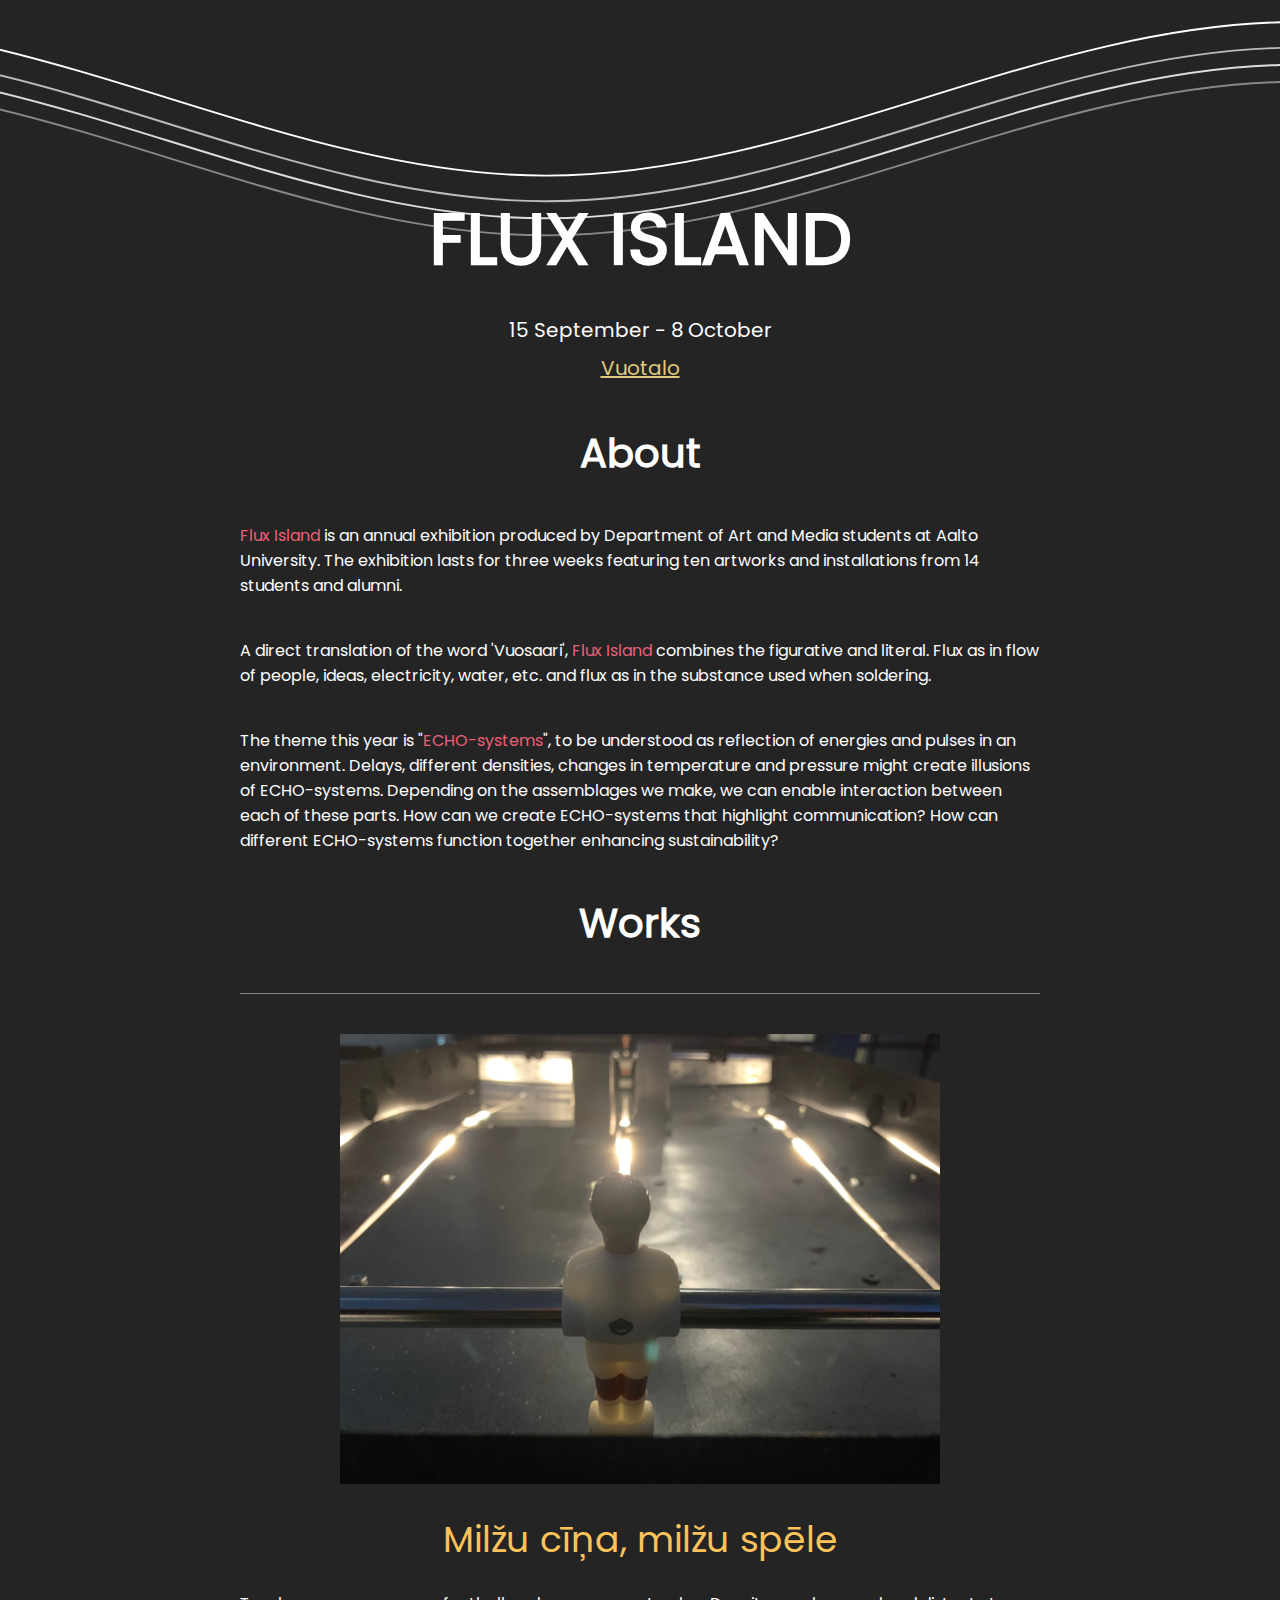
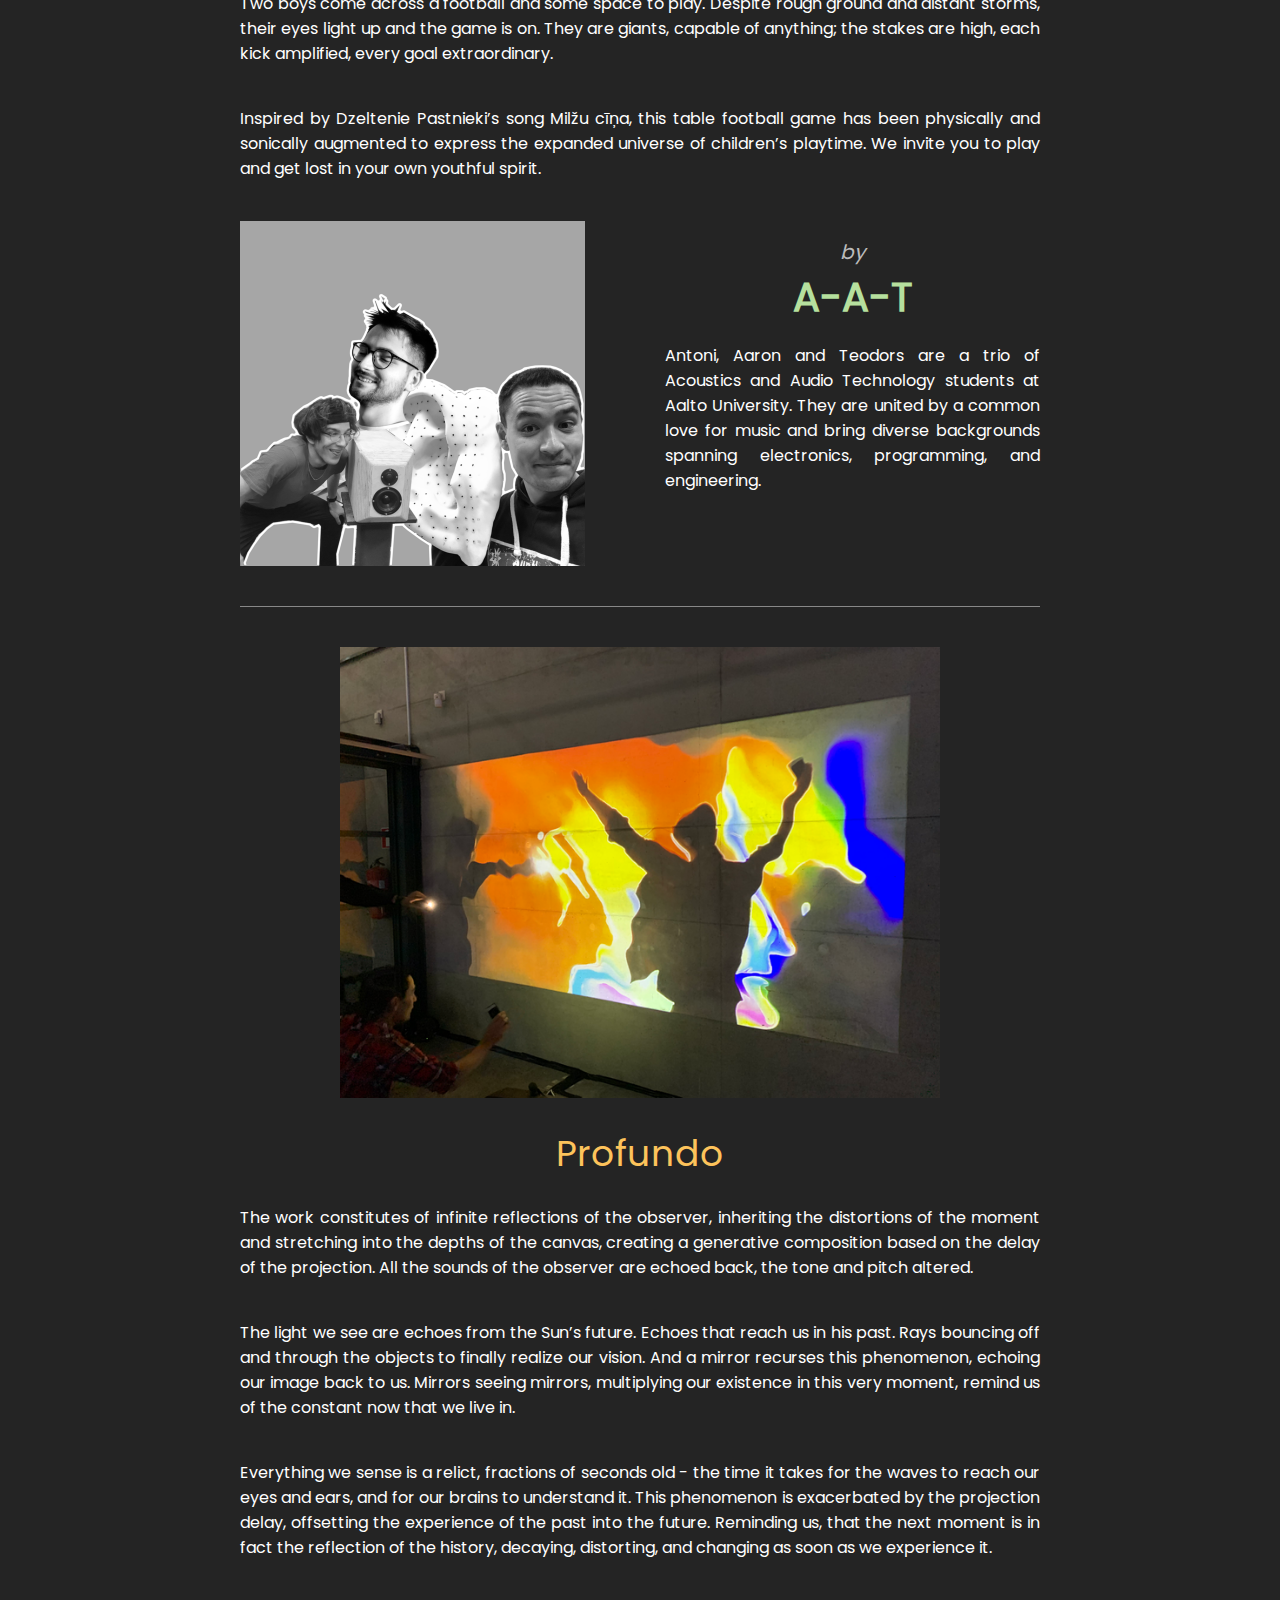
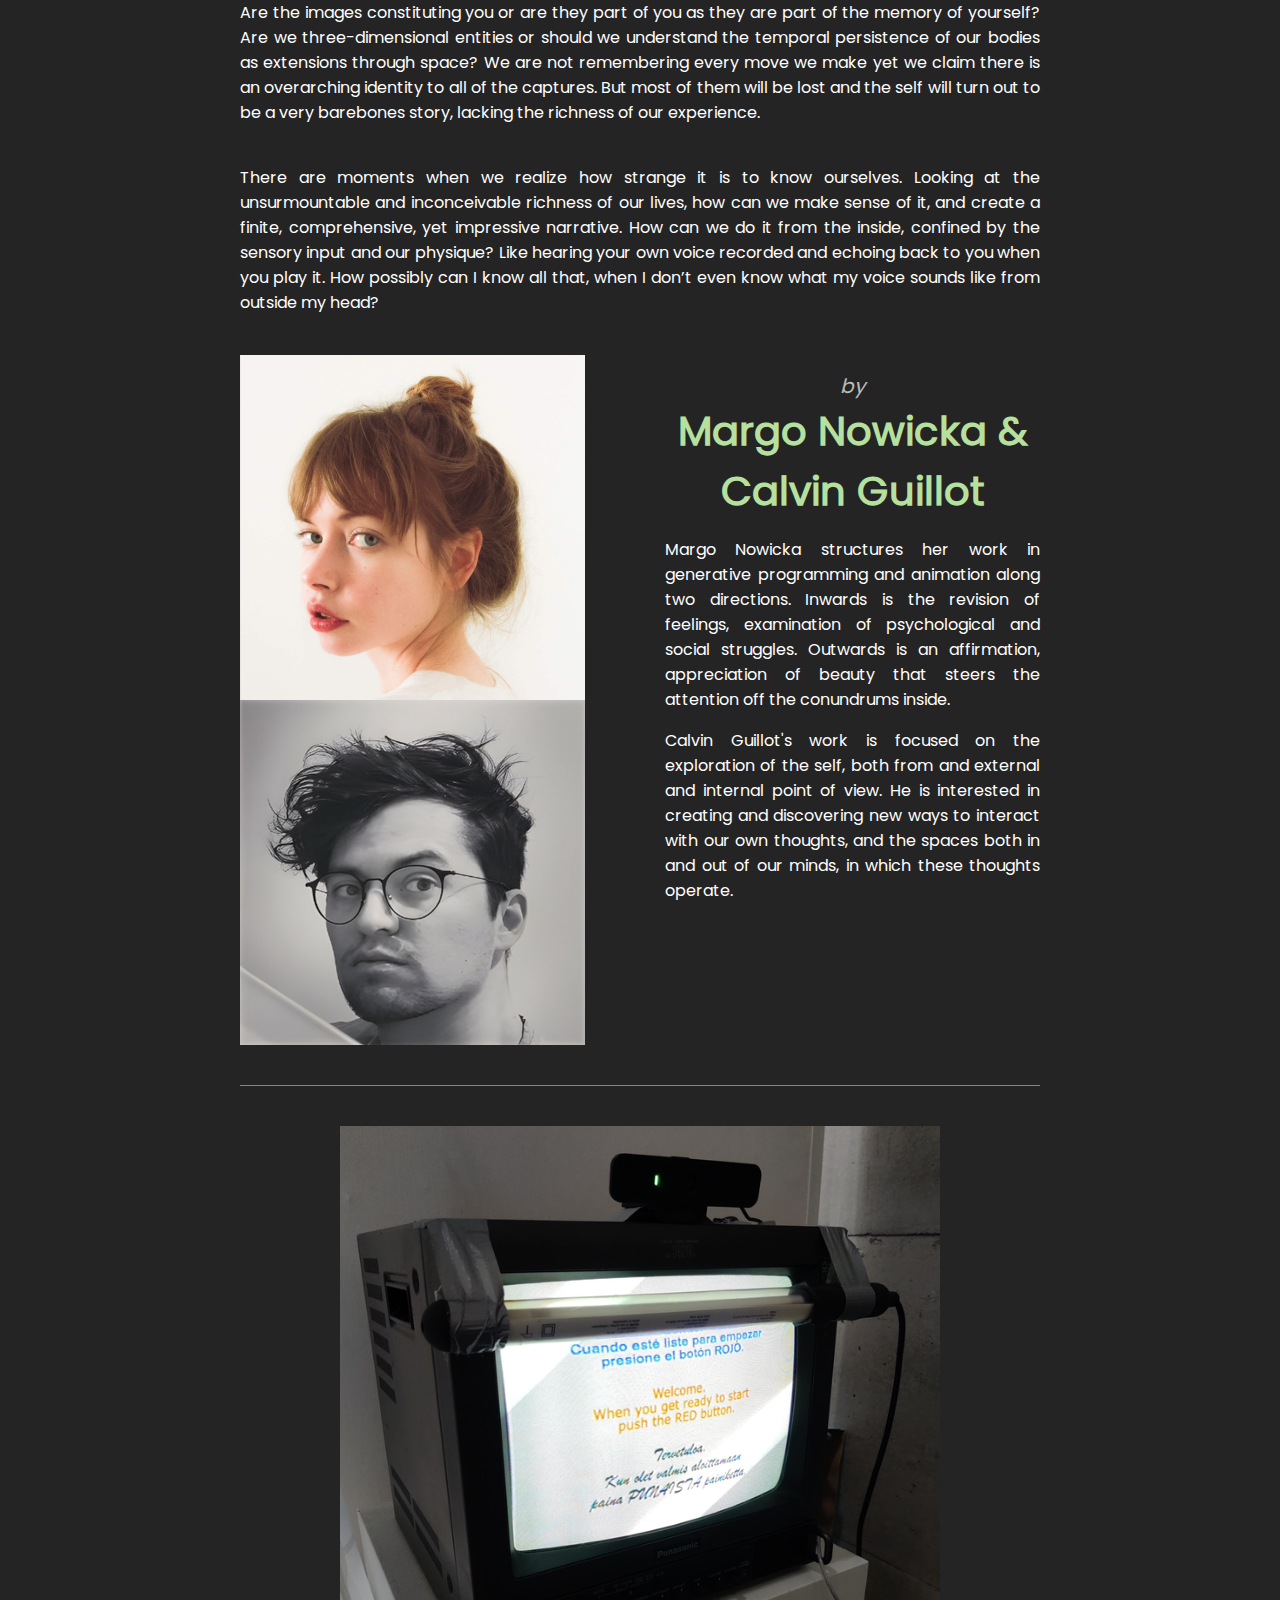
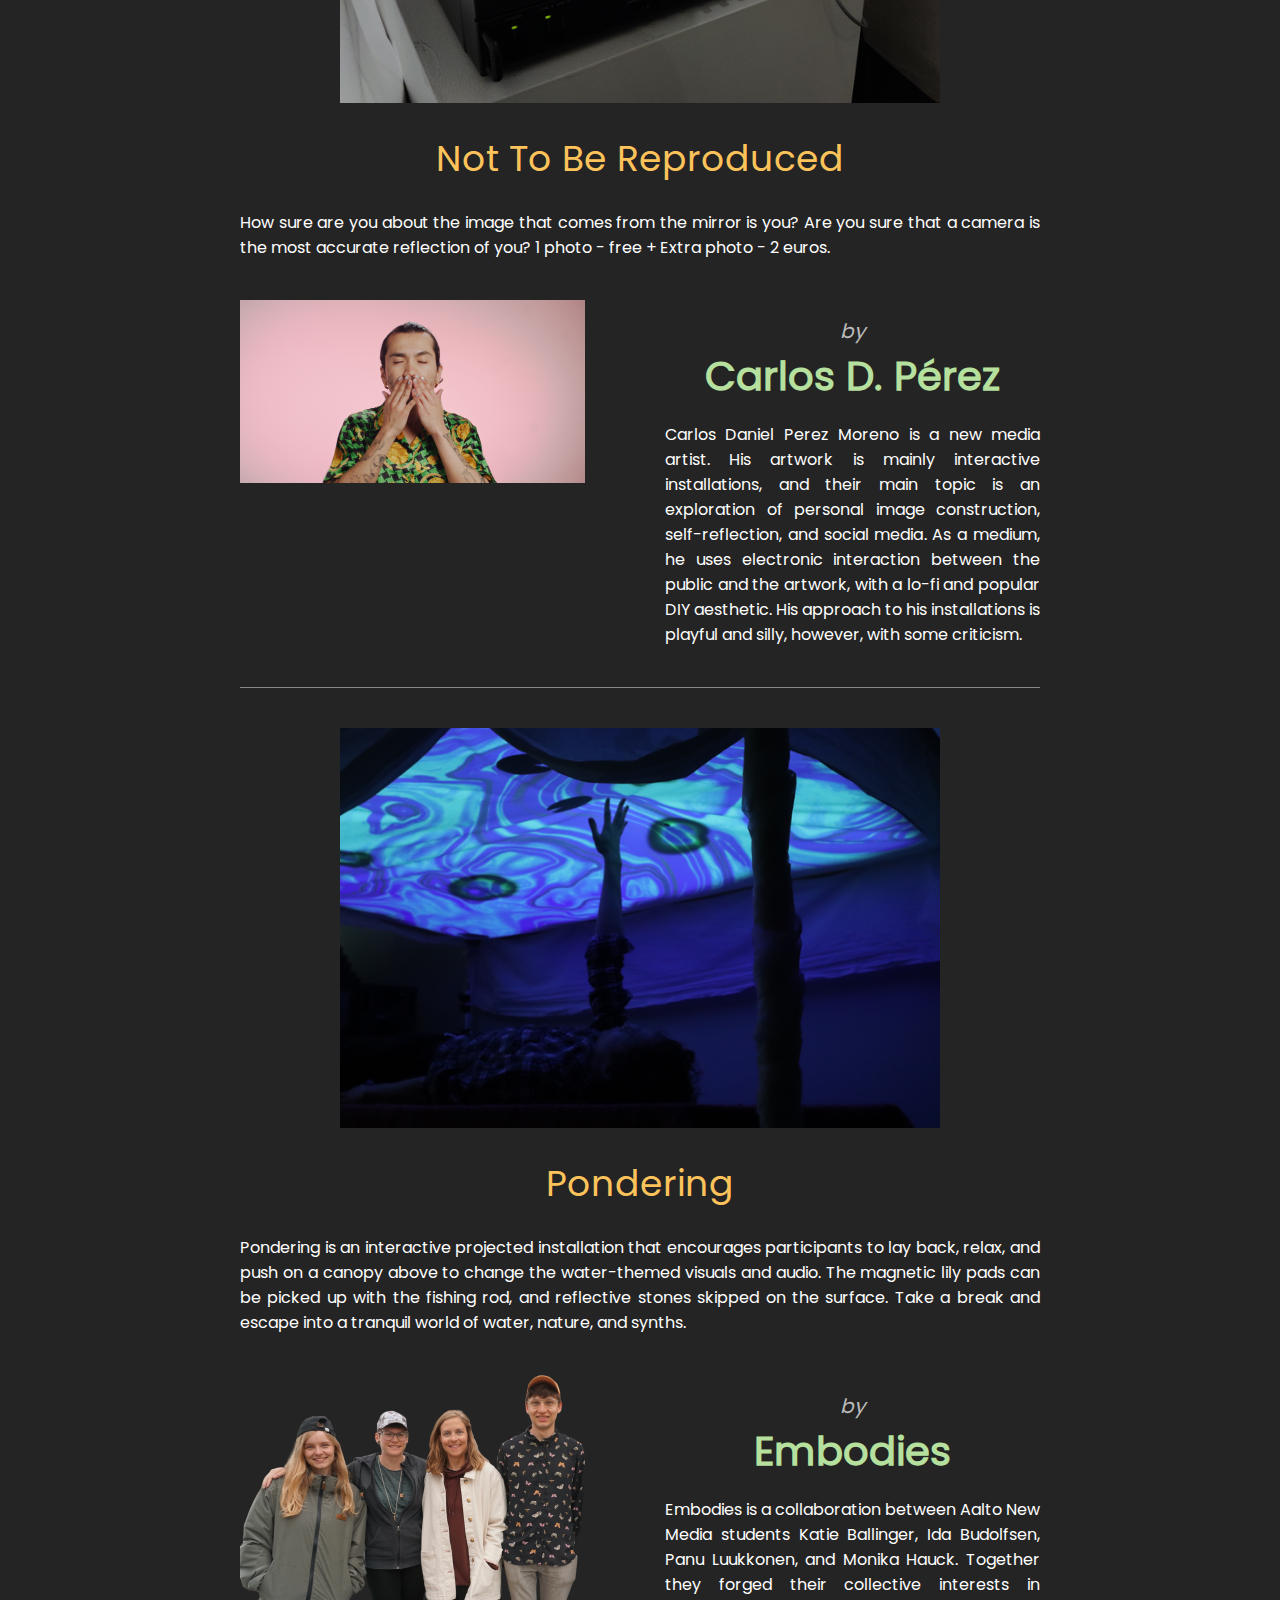
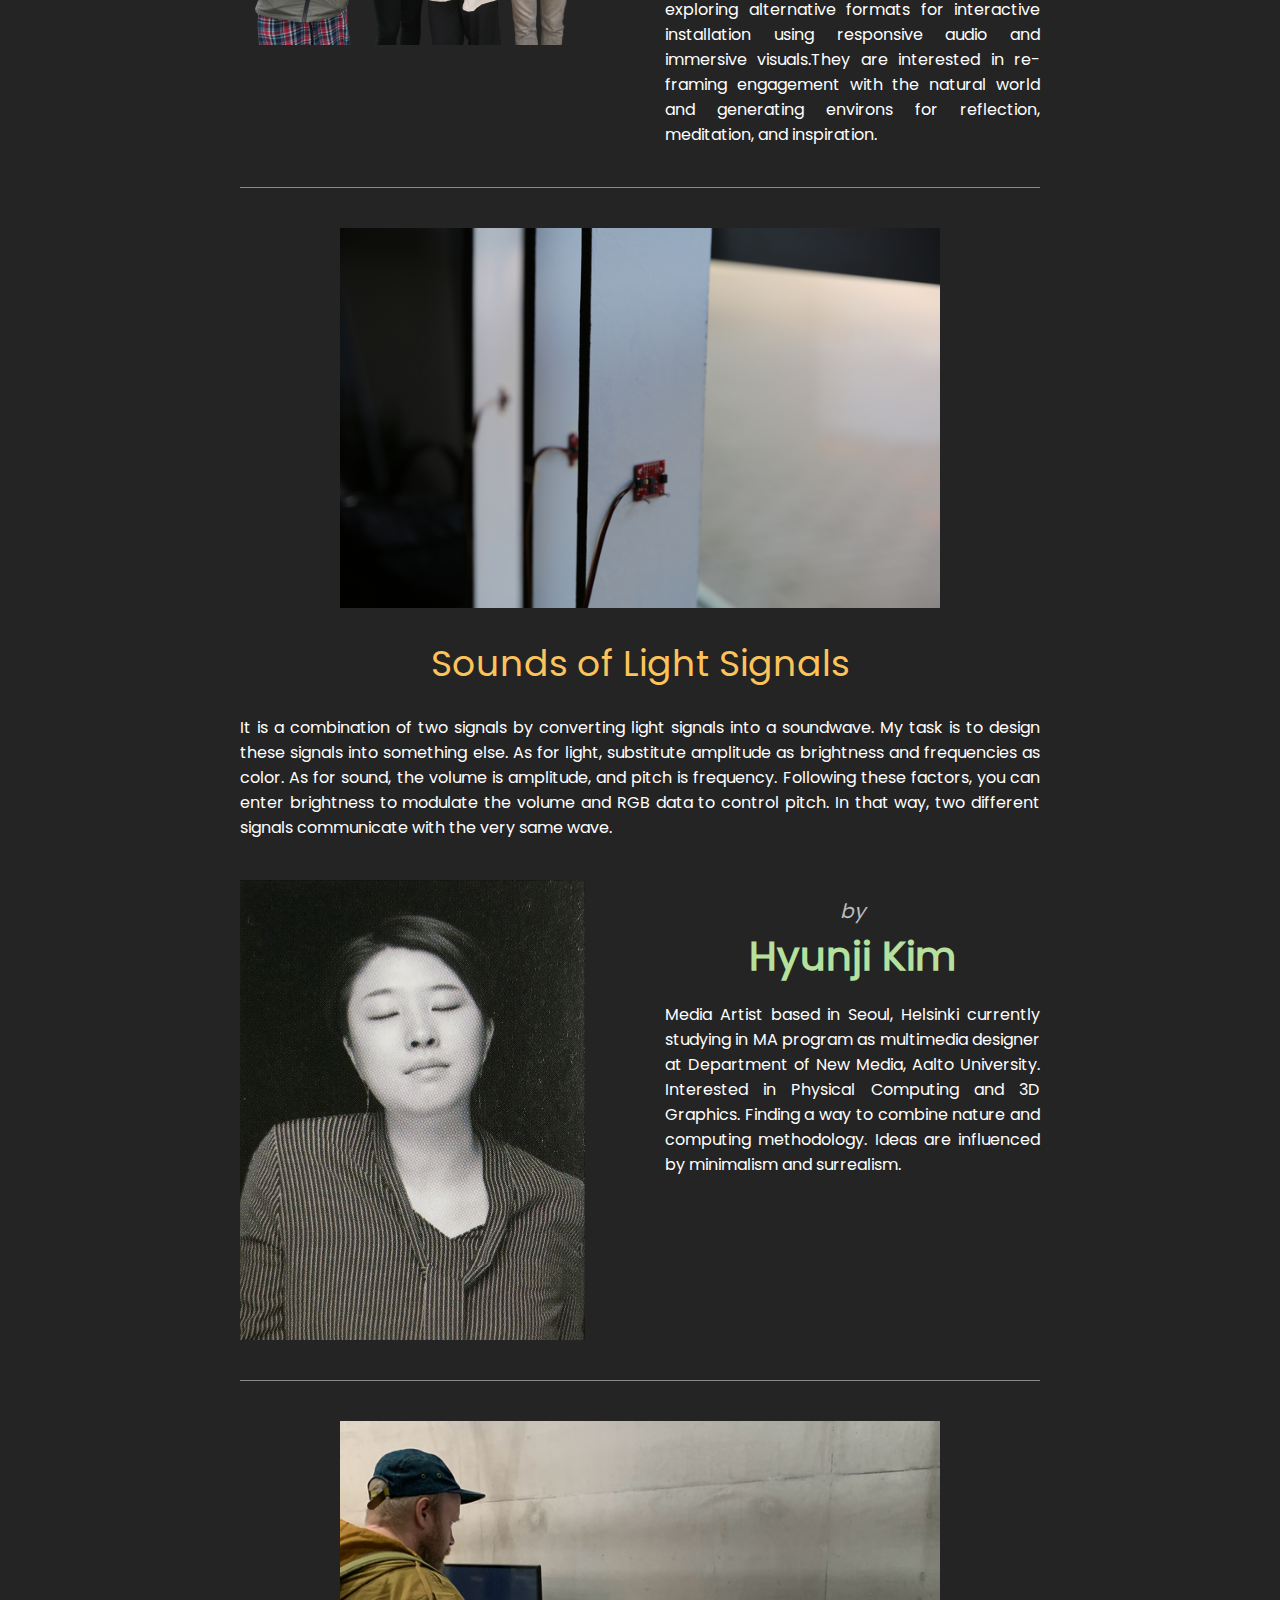
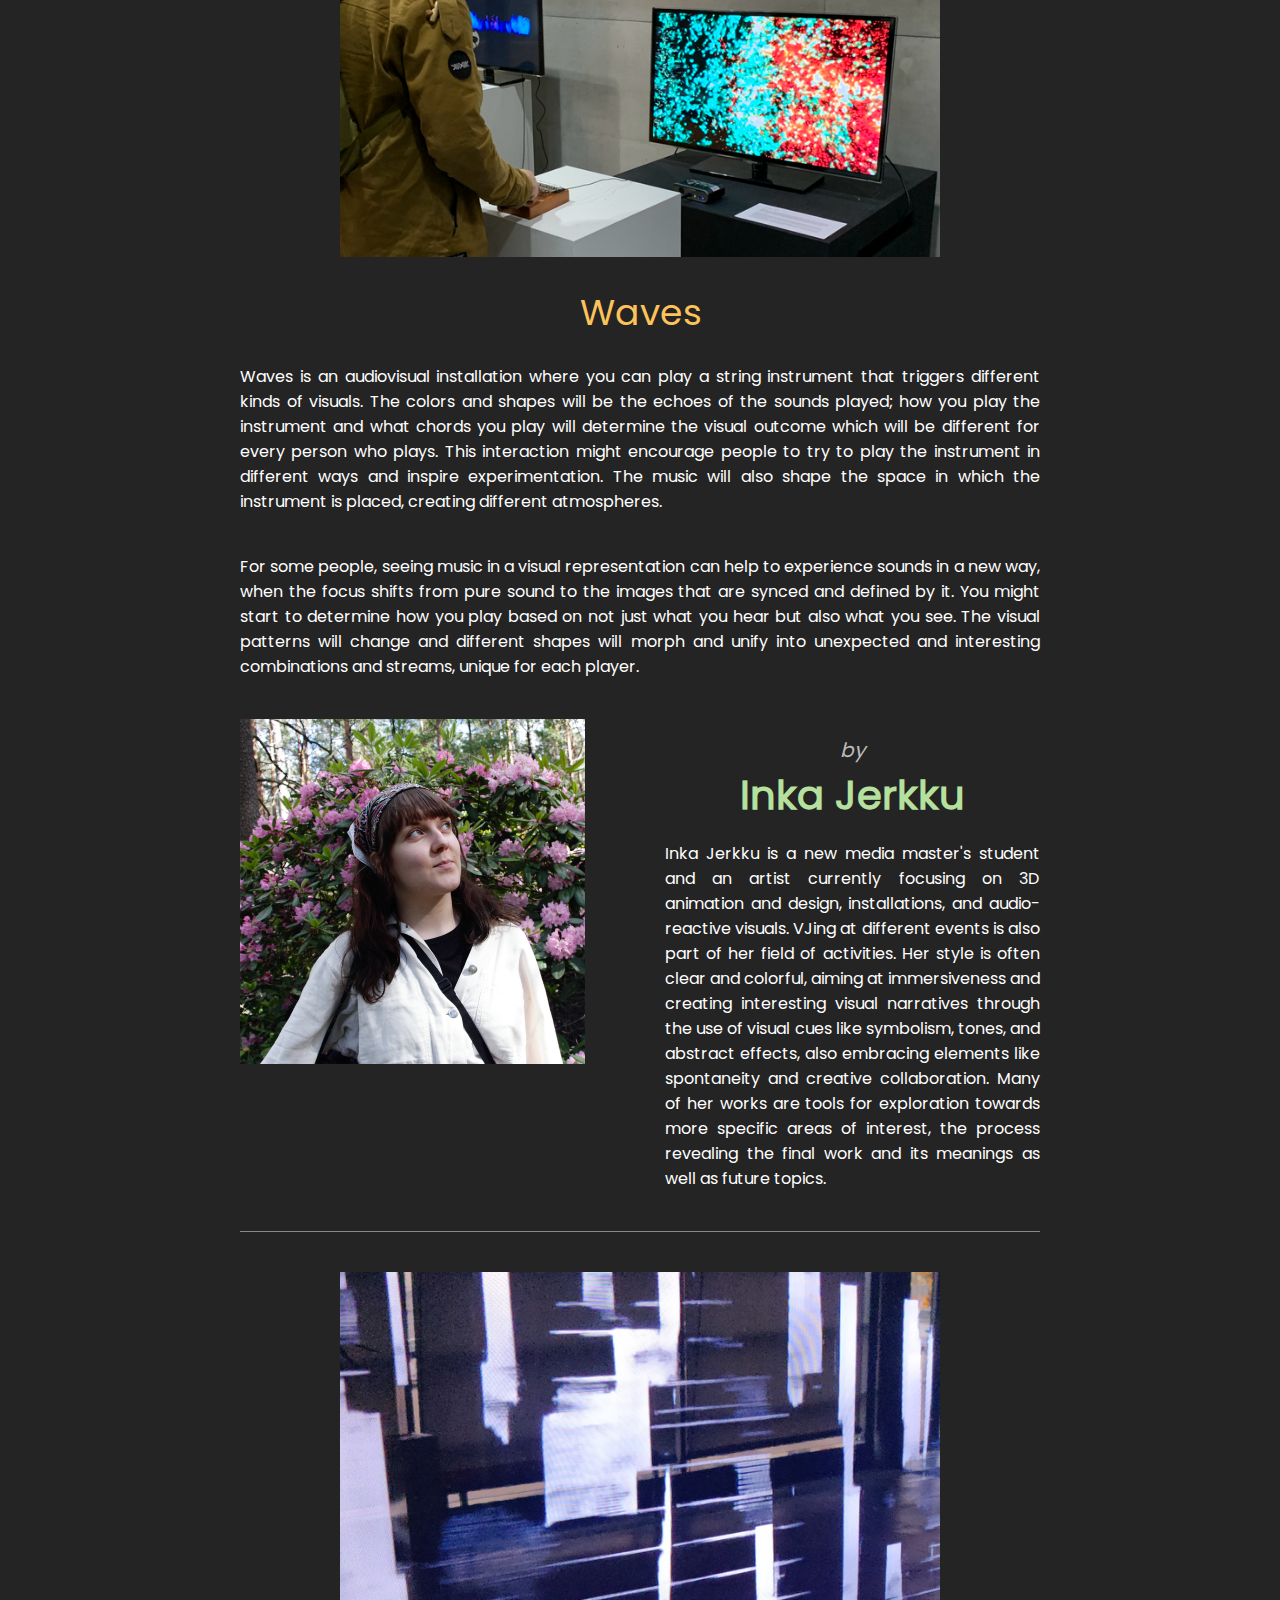
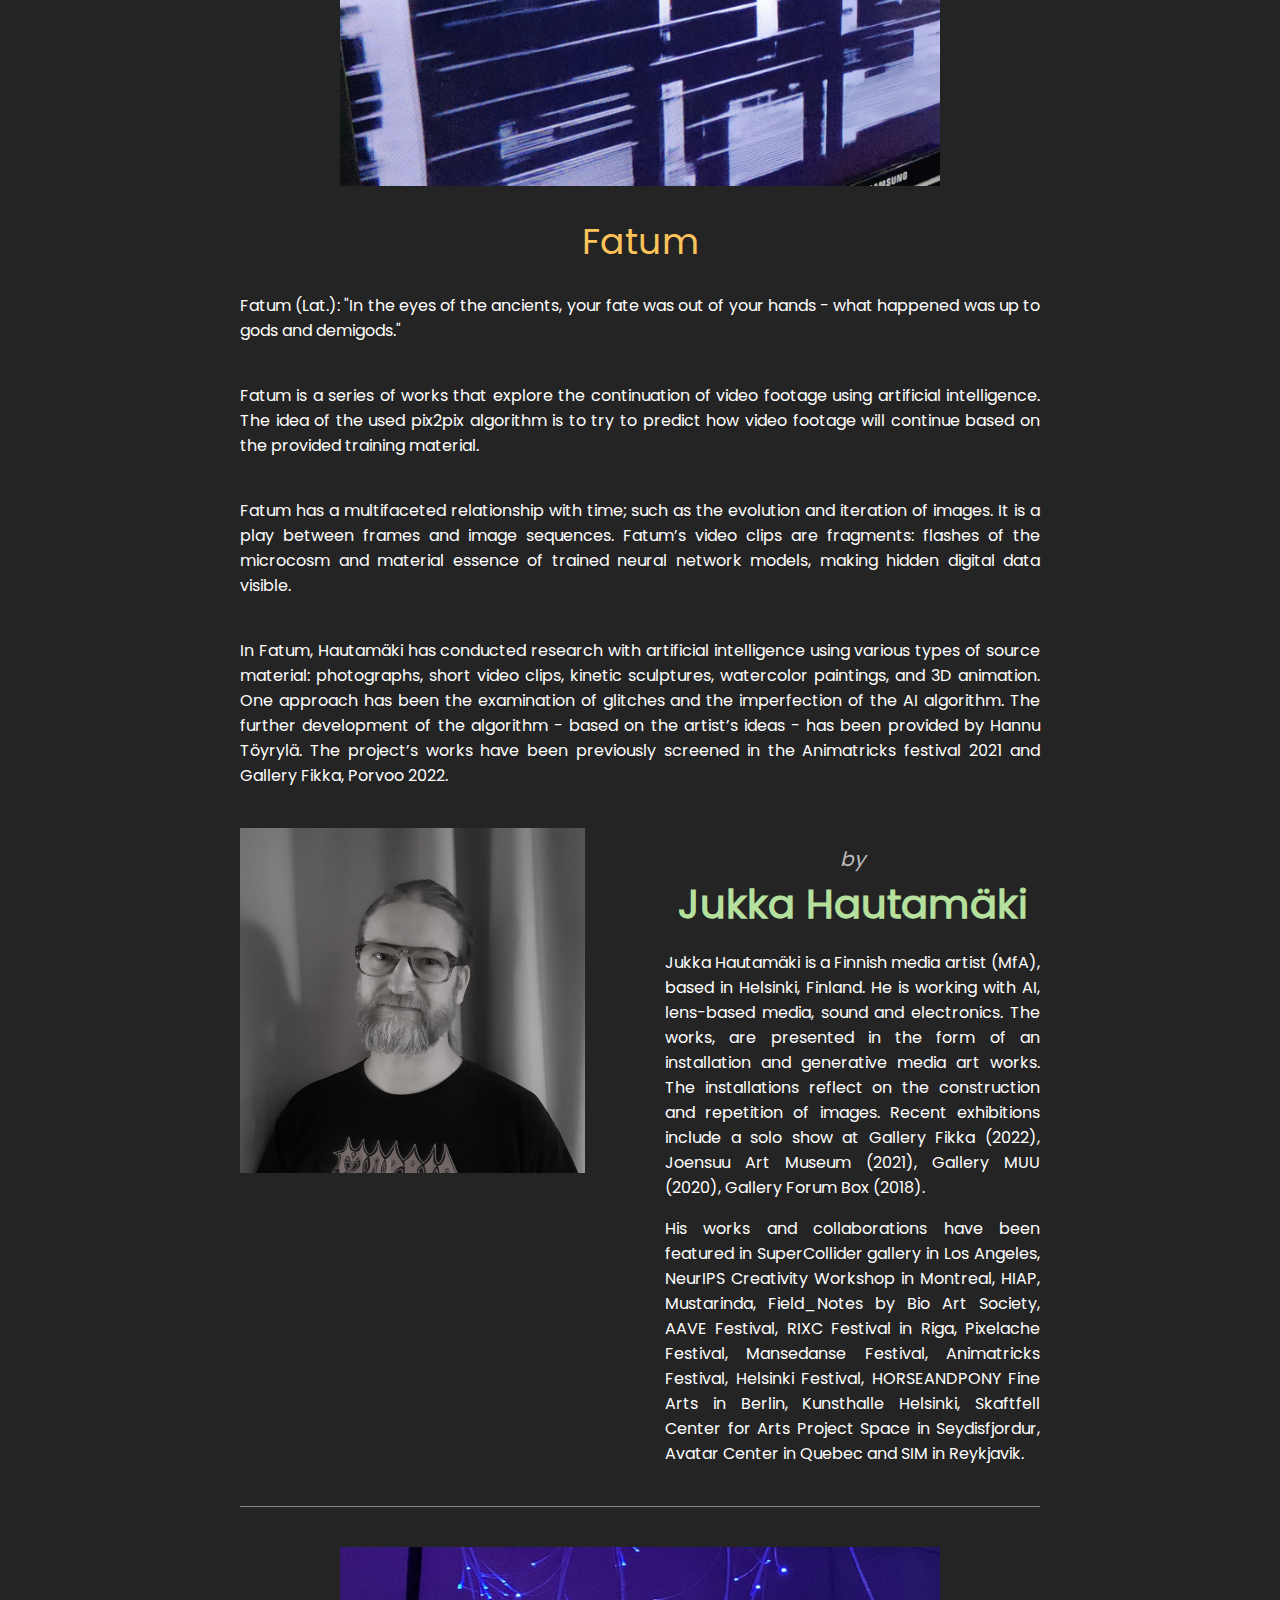
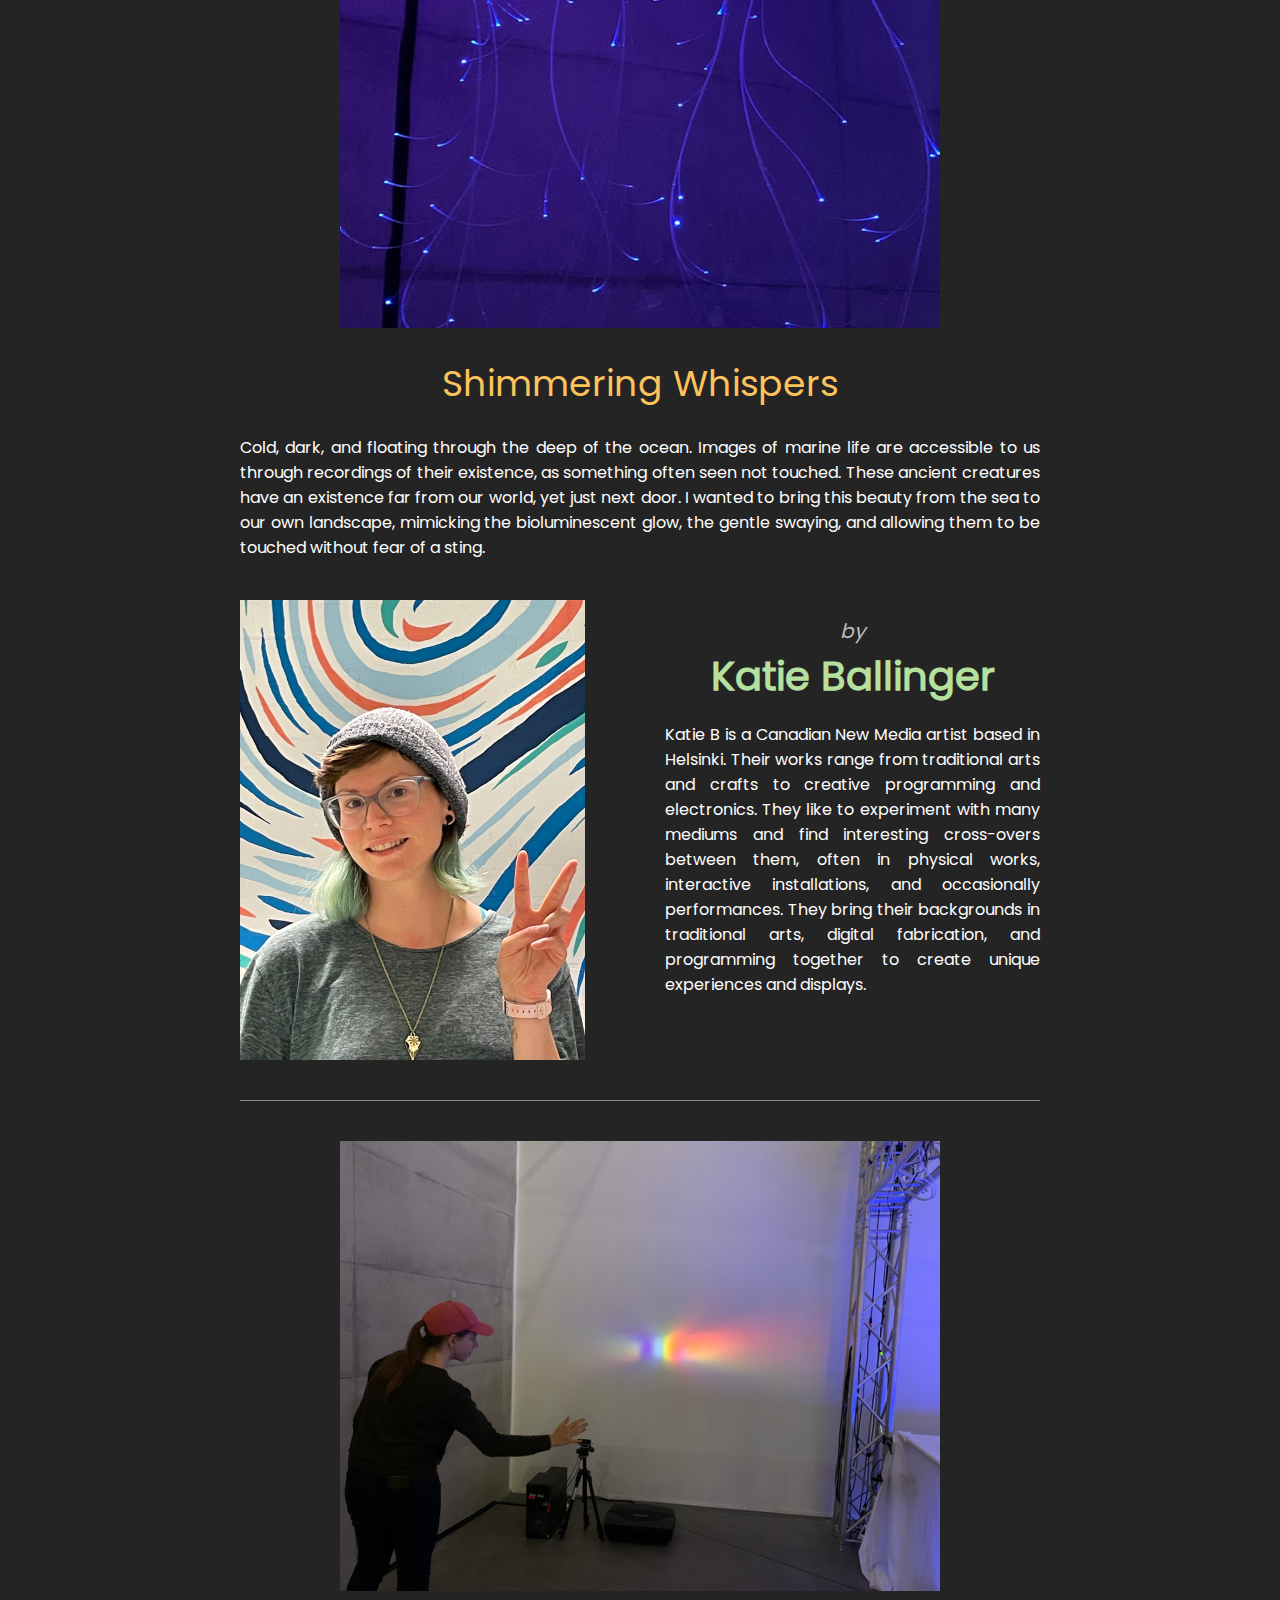
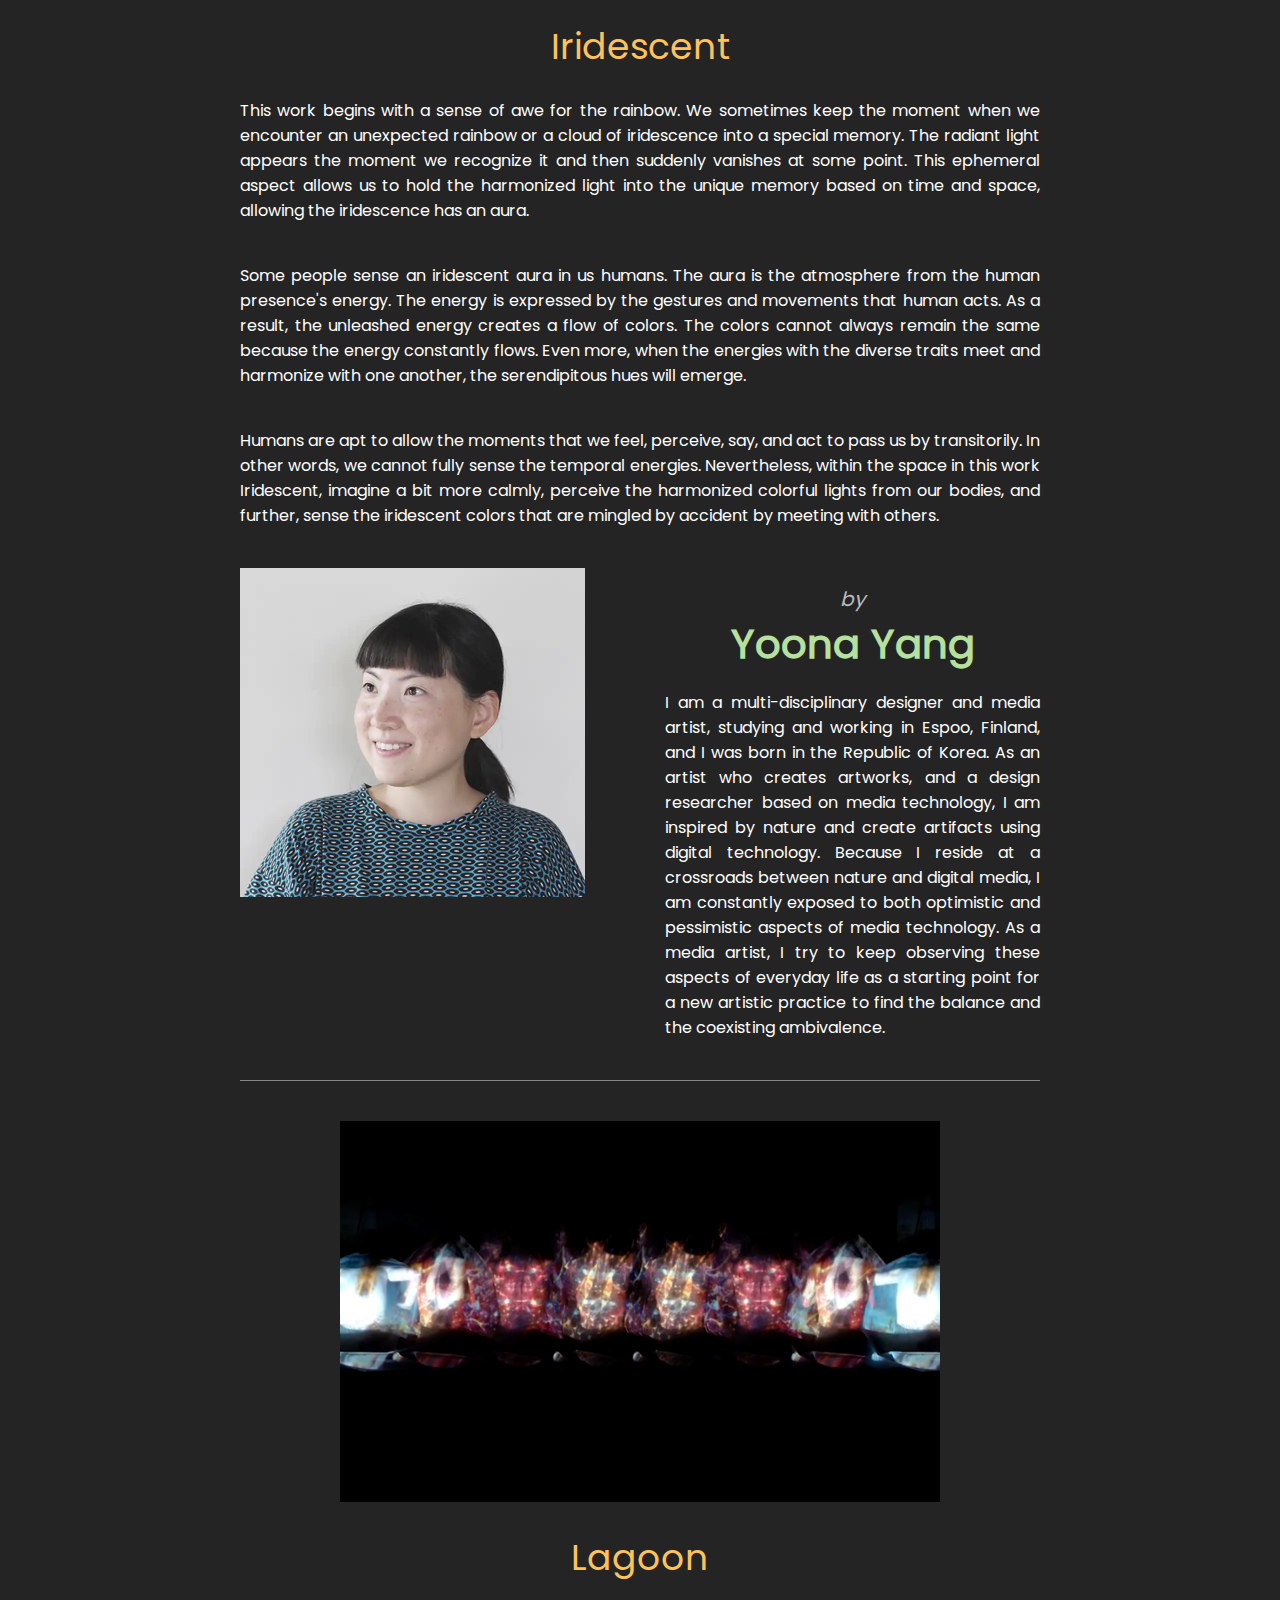
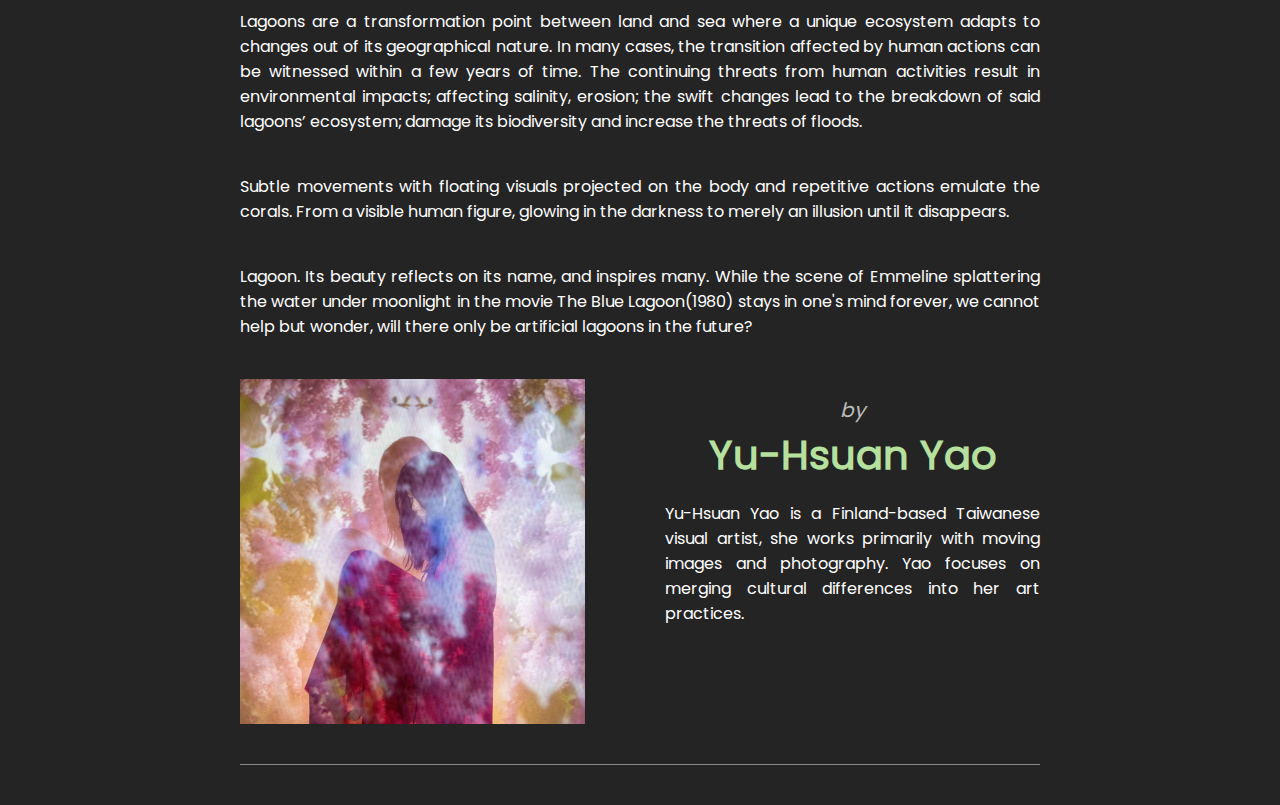
<file: index.html>
<!DOCTYPE html>
<html lang="en">
<head>
    <meta charset="UTF-8">
    <meta name="viewport" content="width=device-width, initial-scale=1.0">
    <link rel="stylesheet" type="text/css" href="style.css">
    <link rel="shortcut icon" type="image/x-icon" href="favicon.png">
    <title>Flux Island</title>
    <script src="index.js"></script>
</head>
<body>
    <svg class="waves" xmlns="http://www.w3.org/2000/svg" xmlns:xlink="http://www.w3.org/1999/xlink"
        viewBox="0 24 150 28" preserveAspectRatio="none" shape-rendering="auto">
        <defs>
            <path id="wave" d="M-160 44c30 0 58-18 88-18s 58 18 88 18 58-18 88-18 58 18 88 18 v44h-352z" />
        </defs>
        <g class="parallax">
            <use xlink:href="#wave" x="48" y="0" stroke="#fff" stroke-width="0.225" fill-opacity="0" />
            <use xlink:href="#wave" x="48" y="3" stroke="#bbb" stroke-width="0.225" fill-opacity="0" />
            <use xlink:href="#wave" x="48" y="5" stroke="#ddd" stroke-width="0.225" fill-opacity="0" />
            <use xlink:href="#wave" x="48" y="7" stroke="#888" stroke-width="0.225" fill-opacity="0" />
        </g>
    </svg>
    <div class="wrapper">
        <div></div>
        <div class="content">
            <h1><span class="animate1">FLUX</span> <span class="animate2">ISLAND</span></h1>

            <div class="schedule">
                <p>15 September - 8 October</p>
                <p><a href="https://www.vuotalo.fi/en/contact-information#getting-there" target="_blank">Vuotalo</a></p>
            </div>

            <div class="description">
                <h2>About</h2>

                <p><span class="highlight1">Flux Island</span> is an annual exhibition produced by Department of Art and Media students at Aalto University. The exhibition lasts for three weeks featuring ten artworks and installations from 14 students and alumni.</p>

                <p>A direct translation of the word 'Vuosaari', <span class="highlight1">Flux Island</span> combines the figurative and literal. Flux as in flow of people, ideas, electricity, water, etc. and flux as in the substance used when soldering.</p>

                <p>The theme this year is "<span class="highlight1">ECHO-systems</span>", to be understood as reflection of energies and pulses in an environment. Delays, different densities, changes in temperature and pressure might create illusions of ECHO-systems. Depending on the assemblages we make, we can enable interaction between each of these parts. How can we create ECHO-systems that highlight communication? How can different ECHO-systems function together enhancing sustainability?</p>
            </div>

            <div>
                <h2>Works</h2>

                <div class="project-desc" id="milzucina">
                    <div>
                        <img src="img/artists/milzucina2.webp" class="img-smaller">
                    </div>
                    <div class="project-text">
                        <a href="#milzucina"><p class="artists-project highlight2">Milžu cīņa, milžu spēle</p></a>

                        <p>Two boys come across a football and some space to play. Despite rough ground and distant storms, their eyes light up and the game is on. They are giants, capable of anything; the stakes are high, each kick amplified, every goal extraordinary.</p>

                        <p>Inspired by Dzeltenie Pastnieki’s song Milžu cīņa, this table football game has been physically and sonically augmented to express the expanded universe of children’s playtime. We invite you to play and get lost in your own youthful spirit.</p>
                    </div>
                </div>

                <div class="artists-desc" id="aat">
                    <div class="artists-img">
                        <img src="img/artists/aat.webp">
                    </div>
                    <div class="artists-text">
                        <a href="#aat"><p class="artists-by">by</p><h2 class="highlight3">A-A-T</h2></a>
                        <p>Antoni, Aaron and Teodors are a trio of Acoustics and Audio Technology students at Aalto University. They are united by a common love for music and bring diverse backgrounds spanning electronics, programming, and engineering.</p>
                    </div>
                </div>

                <div class="project-desc" id="profundo">
                    <div>
                        <img src="img/artists/profundo.webp" class="img-smaller">
                    </div>
                    <div class="project-text">
                        <a href="#profundo"><p class="artists-project highlight2">Profundo</p></a>

                        <p>The work constitutes of infinite reflections of the observer, inheriting the distortions of the moment and stretching into the depths of the canvas, creating a generative composition based on the delay of the projection. All the sounds of the observer are echoed back, the tone and pitch altered.</p>

                        <p>The light we see are echoes from the Sun’s future. Echoes that reach us in his past. Rays bouncing off and through the objects to finally realize our vision. And a mirror recurses this phenomenon, echoing our image back to us. Mirrors seeing mirrors, multiplying our existence in this very moment, remind us of the constant now that we live in.</p>

                        <p>Everything we sense is a relict, fractions of seconds old - the time it takes for the waves to reach our eyes and ears, and for our brains to understand it. This phenomenon is exacerbated by the projection delay, offsetting the experience of the past into the future. Reminding us, that the next moment is in fact the reflection of the history, decaying, distorting, and changing as soon as we experience it.</p>

                        <p>Are the images constituting you or are they part of you as they are part of the memory of yourself? Are we three-dimensional entities or should we understand the temporal persistence of our bodies as extensions through space? We are not remembering every move we make yet we claim there is an overarching identity to all of the captures. But most of them will be lost and the self will turn out to be a very barebones story, lacking the richness of our experience.</p>

                        <p>There are moments when we realize how strange it is to know ourselves. Looking at the unsurmountable and inconceivable richness of our lives, how can we make sense of it, and create a finite, comprehensive, yet impressive narrative. How can we do it from the inside, confined by the sensory input and our physique? Like hearing your own voice recorded and echoing back to you when you play it. How possibly can I know all that, when I don’t even know what my voice sounds like from outside my head?</p>
                    </div>
                </div>

                <div class="artists-desc" id="margocalvin">
                    <div class="artists-img">
                        <img src="img/artists/margo.webp"></img>
                        <img src="img/artists/calvin.webp"></img>
                    </div>
                    <div class="artists-text">
                        <a href="#margocalvin"><p class="artists-by">by</p><h2 class="highlight3">Margo Nowicka &</br>Calvin Guillot</h2></a>
                        <p>Margo Nowicka structures her work in generative programming and animation along two directions. Inwards is the revision of feelings, examination of psychological and social struggles. Outwards is an affirmation, appreciation of beauty that steers the attention off the conundrums inside.</p>

                        <p>Calvin Guillot's work is focused on the exploration of the self, both from and external and internal point of view. He is interested in creating and discovering new ways to interact with our own thoughts, and the spaces both in and out of our minds, in which these thoughts operate.</p>
                    </div>
                </div>

                <div class="project-desc" id="nottobereproduced">
                    <div>
                        <img src="img/artists/nottobereproduced.webp" class="img-smaller">
                    </div>
                    <div class="project-text">
                        <a href="#nottobereproduced"><p class="artists-project highlight2">Not To Be Reproduced</p></a>

                        <p>How sure are you about the image that comes from the mirror is you? Are you sure that a camera is the most accurate reflection of you? 1 photo - free + Extra photo - 2 euros.</p>
                    </div>
                </div>

                <div class="artists-desc" id="carlos">
                    <div class="artists-img">
                        <img src="img/artists/carlos.webp"></img>
                    </div>
                    <div class="artists-text">
                        <a href="#carlos"><p class="artists-by">by</p><h2 class="highlight3">Carlos D. Pérez</h2></a>
                        <p>Carlos Daniel Perez Moreno is a new media artist. His artwork is mainly interactive installations, and their main topic is an exploration of personal image construction, self-reflection, and social media. As a medium, he uses electronic interaction between the public and the artwork, with a lo-fi and popular DIY aesthetic. His approach to his installations is playful and silly, however, with some criticism.</p>
                    </div>
                </div>

                <div class="project-desc" id="pondering">
                    <div>
                        <img src="img/artists/pondering.webp" class="img-smaller">
                    </div>
                    <div class="project-text">
                        <a href="#pondering"><p class="artists-project highlight2">Pondering</p></a>

                        <p>Pondering is an interactive projected installation that encourages participants to lay back, relax, and push on a canopy above to change the water-themed visuals and audio. The magnetic lily pads can be picked up with the fishing rod, and reflective stones skipped on the surface. Take a break and escape into a tranquil world of water, nature, and synths.</p>
                    </div>
                </div>

                <div class="artists-desc" id="embodies">
                    <div class="artists-img">
                        <img src="img/artists/embodies.webp"></img>
                    </div>
                    <div class="artists-text">
                        <a href="#embodies"><p class="artists-by">by</p><h2 class="highlight3">Embodies</h2></a>
                        <p>Embodies is a collaboration between Aalto New Media students Katie Ballinger, Ida Budolfsen, Panu Luukkonen, and Monika Hauck. Together they forged their collective interests in exploring alternative formats for interactive installation using responsive audio and immersive visuals.They are interested in re-framing engagement with the natural world and generating environs for reflection, meditation, and inspiration.</p>
                    </div>
                </div>

                <div class="project-desc" id="soundsoflight">
                    <div>
                        <img src="img/artists/soundsoflight.webp" class="img-smaller">
                    </div>

                    <div class="project-text">
                        <a href="#soundsoflight"><p class="artists-project highlight2">Sounds of Light Signals</p></a>

                        <p>It is a combination of two signals by converting light signals into a soundwave. My task is to design these signals into something else. As for light, substitute amplitude as brightness and frequencies as color. As for sound, the volume is amplitude, and pitch is frequency. Following these factors, you can enter brightness to modulate the volume and RGB data to control pitch. In that way, two different signals communicate with the very same wave.</p>
                    </div>
                </div>

                <div class="artists-desc" id="hyunjikim">
                    <div class="artists-img">
                        <img src="img/artists/hyunjikim.webp"></img>
                    </div>
                    <div class="artists-text">
                        <a href="#hyunjikim"><p class="artists-by">by</p><h2 class="highlight3">Hyunji Kim</h2></a>
                        <p>Media Artist based in Seoul,  Helsinki currently studying in MA program as multimedia designer at Department of New Media, Aalto University. Interested in Physical Computing and 3D Graphics. Finding a way to combine nature and computing methodology. Ideas are influenced by minimalism and surrealism.</p>
                    </div>
                </div>

                <div class="project-desc" id="waves">
                    <div>
                        <img src="img/artists/waves.webp" class="img-smaller">
                    </div>

                    <div class="project-text">
                        <a href="#waves"><p class="artists-project highlight2">Waves</p></a>

                        <p>Waves is an audiovisual installation where you can play a string instrument that triggers different kinds of visuals. The colors and shapes will be the echoes of the sounds played; how you play the instrument and what chords you play will determine the visual outcome which will be different for every person who plays. This interaction might encourage people to try to play the instrument in different ways and inspire experimentation. The music will also shape the space in which the instrument is placed, creating different atmospheres.</p>

                        <p>For some people, seeing music in a visual representation can help to experience sounds in a new way, when the focus shifts from pure sound to the images that are synced and defined by it. You might start to determine how you play based on not just what you hear but also what you see. The visual patterns will change and different shapes will morph and unify into unexpected and interesting combinations and streams, unique for each player.</p>
                    </div>
                </div>

                <div class="artists-desc" id="inka">
                    <div class="artists-img">
                        <img src="img/artists/inka.webp"></img>
                    </div>
                    <div class="artists-text">
                        <a href="#inka"><p class="artists-by">by</p><h2 class="highlight3">Inka Jerkku</h2></a>
                        <p>Inka Jerkku is a new media master's student and an artist currently focusing on 3D animation and design, installations, and audio-reactive visuals. VJing at different events is also part of her field of activities. Her style is often clear and colorful, aiming at immersiveness and creating interesting visual narratives through the use of visual cues like symbolism, tones, and abstract effects, also embracing elements like spontaneity and creative collaboration. Many of her works are tools for exploration towards more specific areas of interest, the process revealing the final work and its meanings as well as future topics.</p>
                    </div>
                </div>

                <div class="project-desc" id="fatum">
                    <div>
                        <img src="img/artists/fatum.webp" class="img-smaller">
                    </div>
                    <div class="project-text">
                        <a href="#fatum"><p class="artists-project highlight2">Fatum</p></a>

                        <p>Fatum (Lat.): "In the eyes of the ancients, your fate was out of your hands - what happened was up to gods and demigods."</p>

                        <p>Fatum is a series of works that explore the continuation of video footage using artificial intelligence. The idea of the used pix2pix algorithm is to try to predict how video footage will continue based on the provided training material.</p>

                        <p>Fatum has a multifaceted relationship with time; such as the evolution and iteration of images. It is a play between frames and image sequences. Fatum’s video clips are fragments: flashes of the microcosm and material essence of trained neural network models, making hidden digital data visible.</p>

                        <p>In Fatum, Hautamäki has conducted research with artificial intelligence using various types of source material: photographs, short video clips, kinetic sculptures, watercolor paintings, and 3D animation. One approach has been the examination of glitches and the imperfection of the AI algorithm. The further development of the algorithm - based on the artist’s ideas - has been provided by Hannu Töyrylä. The project’s works have been previously screened in the Animatricks festival 2021 and Gallery Fikka, Porvoo 2022.</p>
                    </div>
                </div>

                <div class="artists-desc" id="jukka">
                    <div class="artists-img">
                        <img src="img/artists/jukka.webp"></img>
                    </div>
                    <div class="artists-text">
                        <a href="#jukka"><p class="artists-by">by</p><h2 class="highlight3">Jukka Hautamäki</h2></a>
                        <p>Jukka Hautamäki is a Finnish media artist (MfA), based in Helsinki, Finland. He is working with AI, lens-based media, sound and electronics. The works, are presented in the form of an installation and generative media art works. The installations reflect on the construction and repetition of images. Recent exhibitions include a solo show at Gallery Fikka (2022), Joensuu Art Museum (2021), Gallery MUU (2020), Gallery Forum Box (2018).</p>
                        
                        <p>His works and collaborations  have been featured in SuperCollider gallery in Los Angeles, NeurIPS Creativity Workshop in Montreal, HIAP, Mustarinda, Field_Notes by Bio Art Society, AAVE Festival, RIXC Festival in Riga, Pixelache Festival, Mansedanse Festival, Animatricks Festival, Helsinki Festival, HORSEANDPONY Fine Arts in Berlin, Kunsthalle Helsinki, Skaftfell Center for Arts Project Space in Seydisfjordur, Avatar Center in Quebec and SIM in Reykjavik.</p>
                    </div>
                </div>

                <div class="project-desc" id="shimmeringwhispers">
                    <div>
                        <img src="img/artists/shimmeringwhispers.webp" class="img-smaller">
                    </div>
                    <div class="project-text">
                        <a href="#shimmeringwhispers"><p class="artists-project highlight2">Shimmering Whispers</p></a>

                        <p>Cold, dark, and floating through the deep of the ocean. Images of marine life are accessible to us through recordings of their existence, as something often seen not touched. These ancient creatures have an existence far from our world, yet just next door. I wanted to bring this beauty from the sea to our own landscape, mimicking the bioluminescent glow, the gentle swaying, and allowing them to be touched without fear of a sting.</p>
                    </div>
                </div>

                <div class="artists-desc" id="katie">
                    <div class="artists-img">
                        <img src="img/artists/katie.webp"></img>
                    </div>
                    <div class="artists-text">
                        <a href="#katie"><p class="artists-by">by</p><h2 class="highlight3">Katie Ballinger</h2></a>
                        <p>Katie B is a Canadian New Media artist based in Helsinki. Their works range from traditional arts and crafts to creative programming and electronics. They like to experiment with many mediums and find interesting cross-overs between them, often in physical works, interactive installations, and occasionally performances. They bring their backgrounds in traditional arts, digital fabrication, and programming together to create unique experiences and displays.</p>
                    </div>
                </div>

                <div class="project-desc" id="iridescent">
                    <div>
                        <img src="img/artists/iridescent.webp" class="img-smaller">
                    </div>

                    <div class="project-text">
                        <a href="#iridescent"><p class="artists-project highlight2">Iridescent</p></a>

                        <p>This work begins with a sense of awe for the rainbow. We sometimes keep the moment when we encounter an unexpected rainbow or a cloud of iridescence into a special memory. The radiant light appears the moment we recognize it and then suddenly vanishes at some point. This ephemeral aspect allows us to hold the harmonized light into the unique memory based on time and space, allowing the iridescence has an aura.</p>

                        <p>Some people sense an iridescent aura in us humans. The aura is the atmosphere from the human presence's energy. The energy is expressed by the gestures and movements that human acts. As a result, the unleashed energy creates a flow of colors. The colors cannot always remain the same because the energy constantly flows. Even more, when the energies with the diverse traits meet and harmonize with one another, the serendipitous hues will emerge.</p>

                        <p>Humans are apt to allow the moments that we feel, perceive, say, and act to pass us by transitorily. In other words, we cannot fully sense the temporal energies. Nevertheless, within the space in this work Iridescent, imagine a bit more calmly, perceive the harmonized colorful lights from our bodies, and further, sense the iridescent colors that are mingled by accident by meeting with others.</p>
                    </div>
                </div>

                <div class="artists-desc" id="yoona">
                    <div class="artists-img">
                        <img src="img/artists/yoona.webp"></img>
                    </div>
                    <div class="artists-text">
                        <a href="#yoona"><p class="artists-by">by</p><h2 class="highlight3">Yoona Yang</h2></a>
                        <p>I am a multi-disciplinary designer and media artist, studying and working in Espoo, Finland, and I was born in the Republic of Korea. As an artist who creates artworks, and a design researcher based on media technology, I am inspired by nature and create artifacts using digital technology. Because I reside at a crossroads between nature and digital media, I am constantly exposed to both optimistic and pessimistic aspects of media technology. As a media artist, I try to keep observing these aspects of everyday life as a starting point for a new artistic practice to find the balance and the coexisting ambivalence.</p>
                    </div>
                </div>

                <div class="project-desc" id="lagoon">
                    <div>
                        <img src="img/artists/lagoon.webp" class="img-smaller">
                    </div>
                    <div class="project-text">
                        <a href="#lagoon"><p class="artists-project highlight2">Lagoon</p></a>

                        <p>Lagoons are a transformation point between land and sea where a unique ecosystem adapts to changes out of its geographical nature. In many cases, the transition affected by human actions can be witnessed within a few years of time. The continuing threats from human activities result in environmental impacts; affecting salinity, erosion; the swift changes lead to the breakdown of said lagoons’ ecosystem; damage its biodiversity and increase the threats of floods.</p>

                        <p>Subtle movements with floating visuals projected on the body and repetitive actions emulate the corals. From a visible human figure, glowing in the darkness to merely an illusion until it disappears.</p>

                        <p>Lagoon. Its beauty reflects on its name, and inspires many. While the scene of Emmeline splattering the water under moonlight in the movie The Blue Lagoon(1980) stays in one's mind forever, we cannot help but wonder, will there only be artificial lagoons in the future?</p>
                    </div>
                </div>

                <div class="artists-desc" id="yuhsuan">
                    <div class="artists-img">
                        <img src="img/artists/yuhsuan.webp"></img>
                    </div>
                    <div class="artists-text">
                        <a href="#yuhsuan"><p class="artists-by">by</p><h2 class="highlight3">Yu-Hsuan Yao</h2></a>
                        <p>Yu-Hsuan Yao is a Finland-based Taiwanese visual artist, she works primarily with moving images and photography. Yao focuses on merging cultural differences into her art practices.</p>
                    </div>
                </div>
            </div>
        </div>
        <div></div>
    </div>
</body>
</html>
</file>
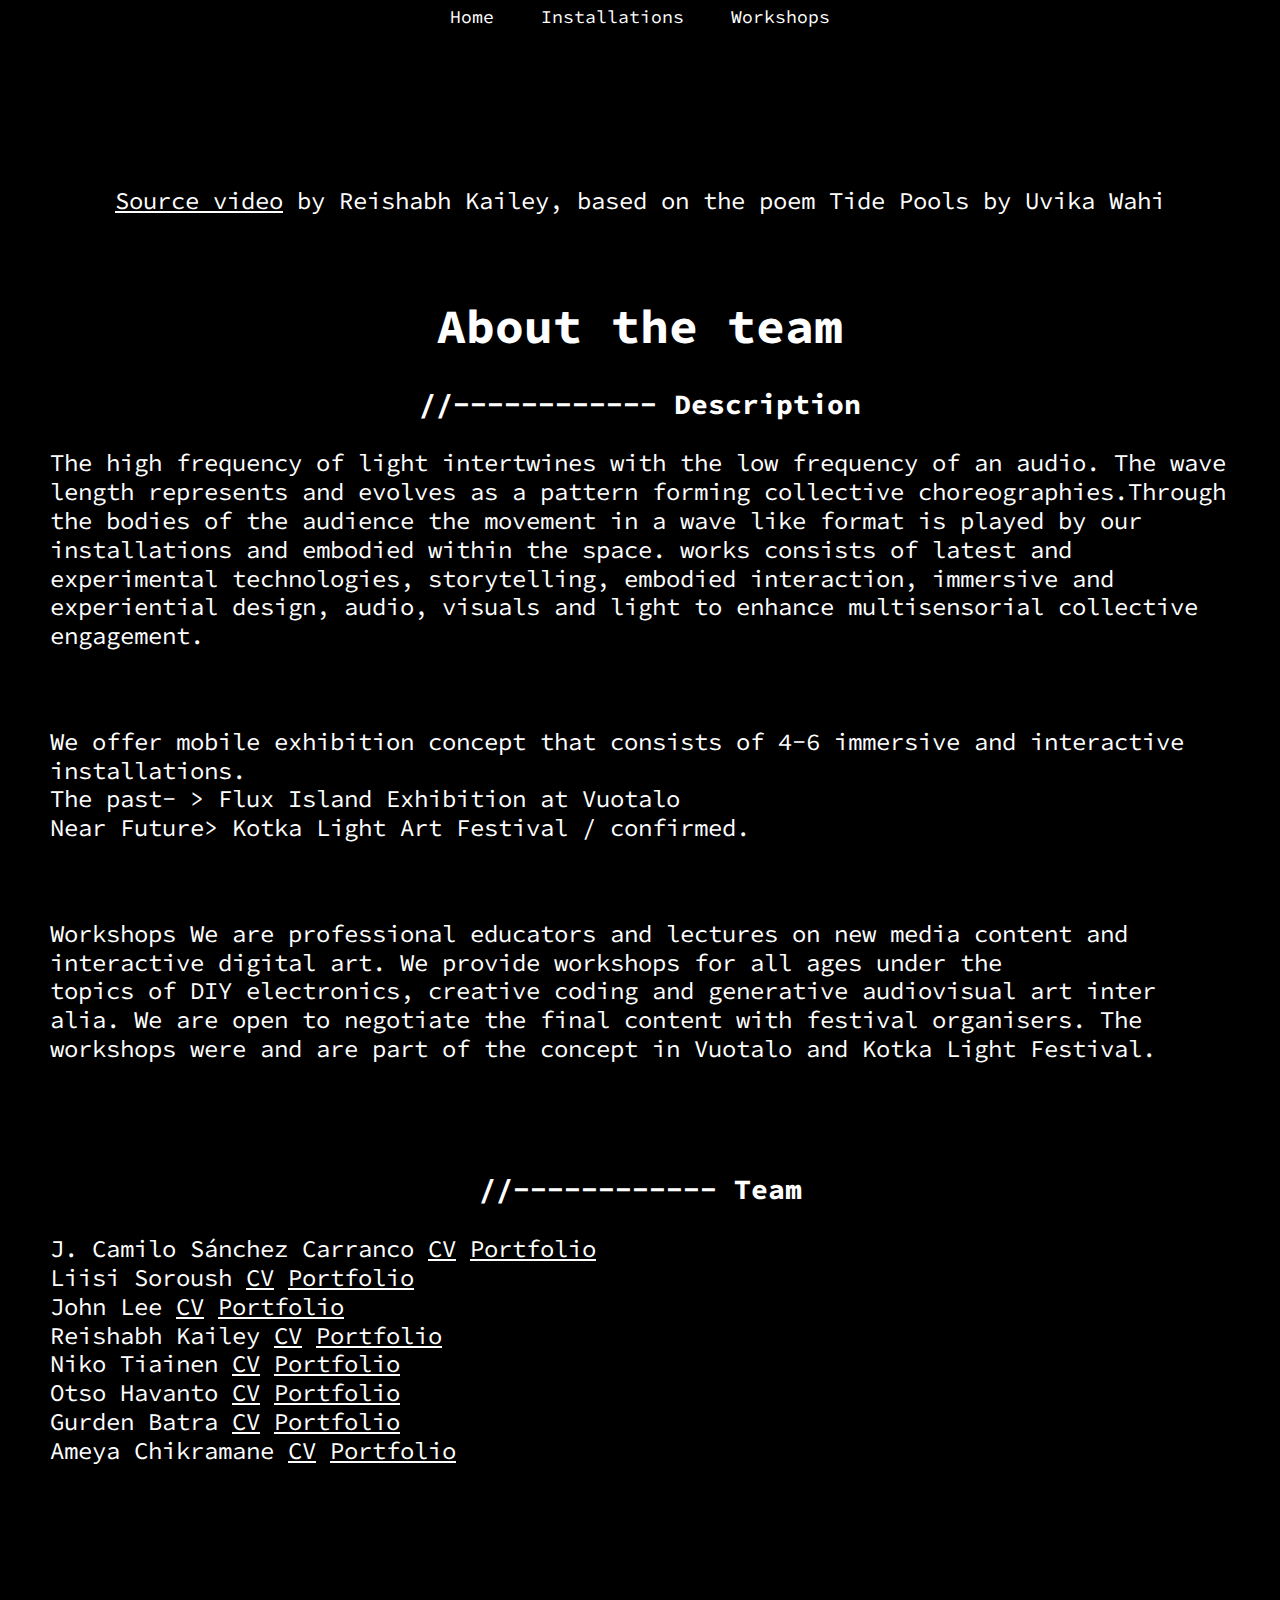
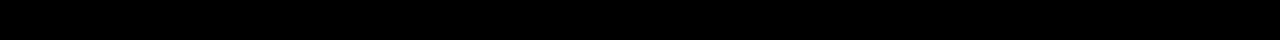
<file: 2020/cv.html>
<!DOCTYPE html>
<html lang="">
  <head>
    <meta charset="utf-8">
    <meta name="viewport" content="width=device-width, initial-scale=1.0">
    <title>Flux Island - About the team</title>
    <link href="https://fonts.googleapis.com/css?family=Source+Code+Pro&display=swap" rel="stylesheet">
    <link rel="stylesheet" type="text/css" href="style.css" />
    <link rel="shortcut icon" href="favicon.png" type="image/x-icon">
    <link rel="icon" href="favicon.png" type="image/x-icon">
  </head>
  <body>
    <div id="navbar"> 
      <ul> 
      <li><a href="index.html">Home</a></li> 
      <li><a href="installations.html">Installations</a></li> 
      <li><a href="workshops.html">Workshops</a></li> 
      </ul> 
    </div> 
    
    
      <div class='center-align remove-pad'> 
        <video poster="https://github.com/gurdenbatra/flux-island/raw/gh-pages/images/poster.png" playsinline muted autoplay loop width="100%">
          <source src="https://github.com/gurdenbatra/flux-island/raw/gh-pages/images/TidePools.webm" type="video/webm">
          <source src="https://github.com/gurdenbatra/flux-island/raw/gh-pages/images/TidePools.mp4" type="video/mp4">
        </video>
        <p class='credit'><a class='link' href="https://vimeo.com/444518827" target="_blank">Source video</a> by Reishabh Kailey, based on the poem Tide Pools by Uvika Wahi</a></p>
      
      
      </div>
      <div id="install" class='section'>
        <h1 class='center-align'>About the team</h1>
      <h3 class='center-align'>//------------ Description</h3>
      <p>
        The high frequency of light intertwines with the low frequency of an audio. The wave length represents and evolves as a pattern forming collective choreographies.Through the bodies of the audience the movement in a wave like format is played by our installations and embodied within the space. works consists of latest and experimental technologies, storytelling, embodied interaction, immersive and experiential design, audio, visuals and light to enhance multisensorial collective engagement. 
      </p>

      <br />
      <p>
        We offer mobile exhibition concept that consists of 4-6 immersive and interactive installations.<br/>
        The past- > Flux Island Exhibition at Vuotalo <br/>
        Near Future> Kotka Light Art Festival / confirmed. 
      </p>
      
      <br />
      <p>
        Workshops We are professional educators and lectures on new media content and interactive digital art. We provide workshops for all ages under the <br/>
        topics of DIY electronics, creative coding and generative audiovisual art inter alia. We are open to negotiate the final content with festival organisers. The workshops were and are part of the concept in Vuotalo and Kotka Light Festival. 
      </p>

      <br /><br />
      <h3 class='center-align'>//------------ Team</h3>
      <p>
        J. Camilo​ Sánchez Carranco <a class='link' href="images/Camilo.pdf">CV</a> <a class='link' href="https://krrnk.com/">Portfolio</a><br/>
        Liisi Soroush <a class='link' href="images/LiisiCV.pdf">CV</a> <a class='link' href="https://aryaliisi.cargo.site/">Portfolio</a><br/>
        John Lee <a class='link' href="images/JohnCV.pdf">CV</a> <a class='link' href="https://johnlee012.com/">Portfolio</a><br/>
        Reishabh Kailey <a class='link' href="images/ReiCV.pdf">CV</a> <a class='link' href="https://www.reishabhkailey.com/">Portfolio</a><br/>
        Niko Tiainen <a class='link' href="images/NikoCV.pdf">CV</a> <a class='link' href="https://nikotiainen.com/">Portfolio</a><br/>
        Otso Havanto <a class='link' href="images/OtsoCV.pdf">CV</a> <a class='link' href="https://otsohavanto.net/">Portfolio</a><br/>
        Gurden Batra <a class='link' href="images/GurdenCV.pdf">CV</a> <a class='link' href="https://gurden.xyz">Portfolio</a><br/>
        Ameya Chikramane <a class='link' href="https://drive.google.com/file/d/1Fkbkw3f0A1G7oNXFdGB-yypLqdRlPVbw/view">CV</a> <a class='link' href="https://www.ameyachikramane.com/">Portfolio</a><br/>
      </p>
      
    </div>
    <div id='footer'>

    </div>
  </body>
</html>
</file>
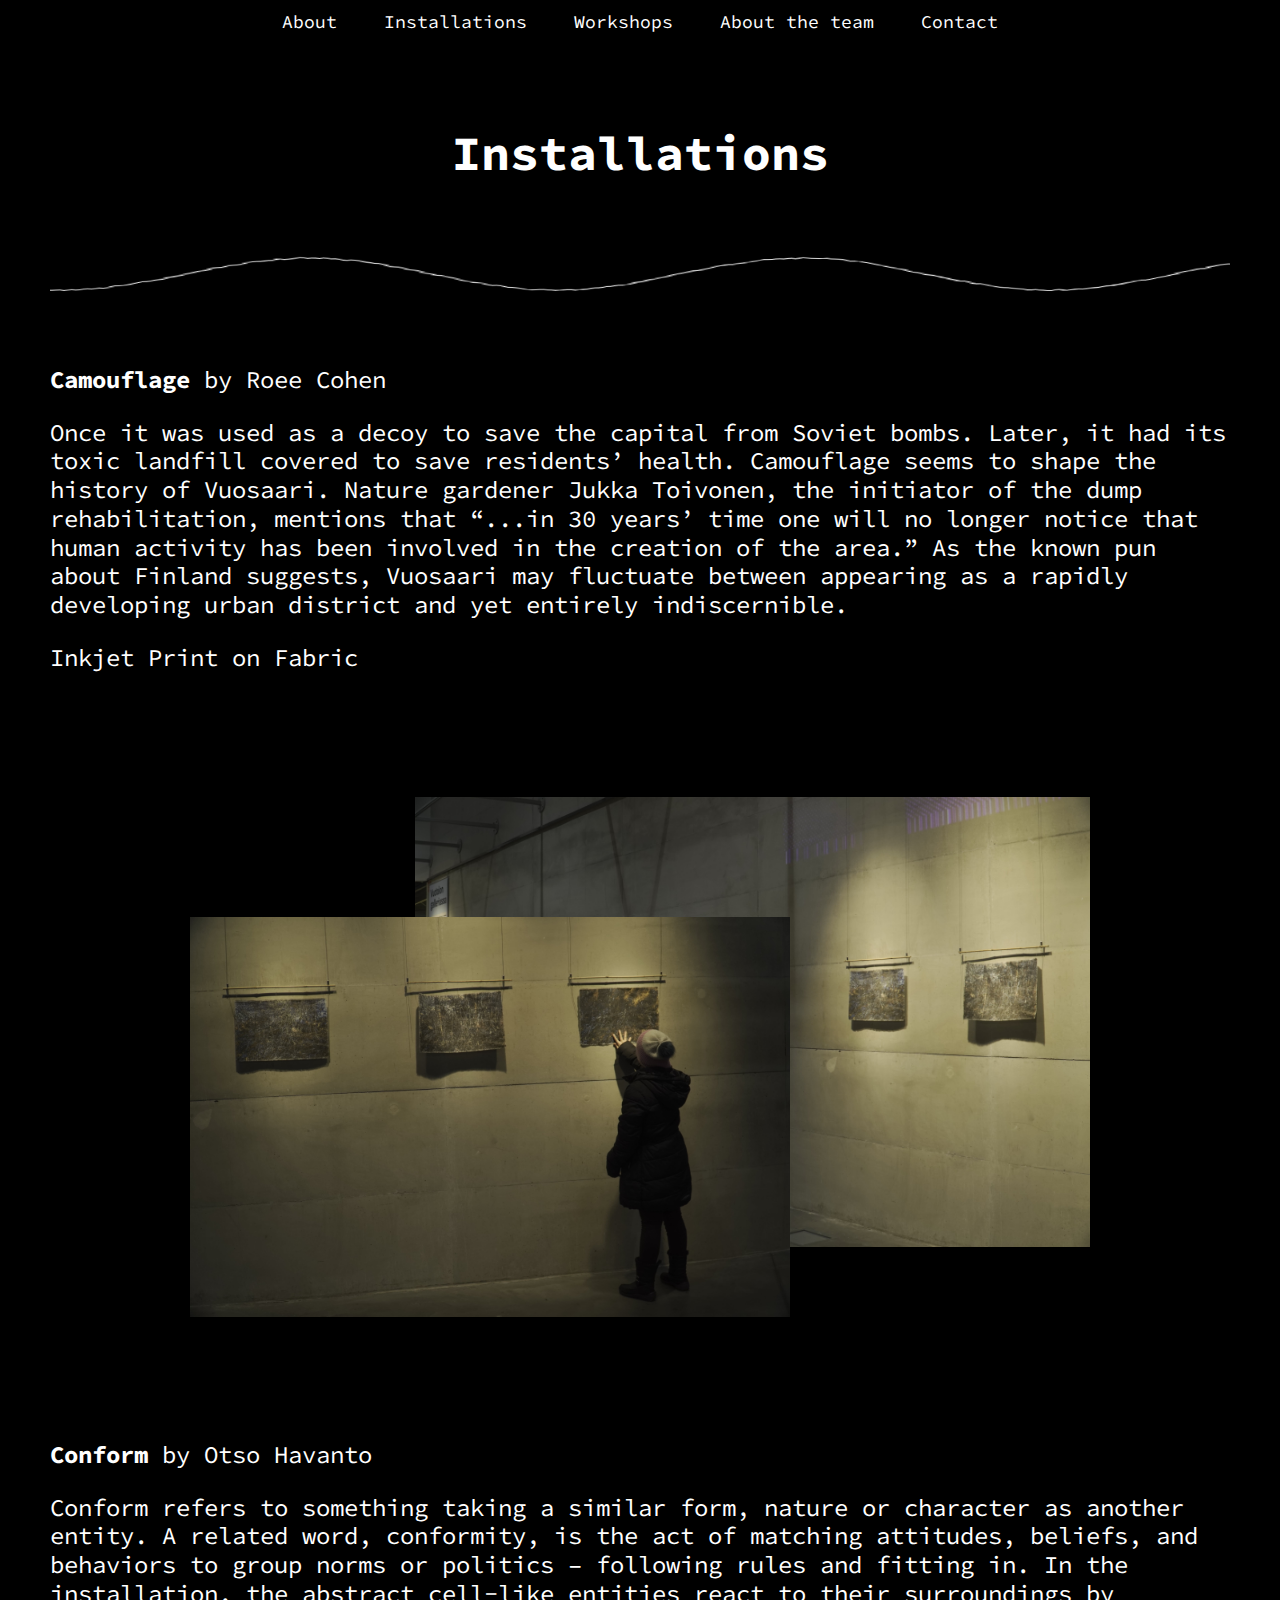
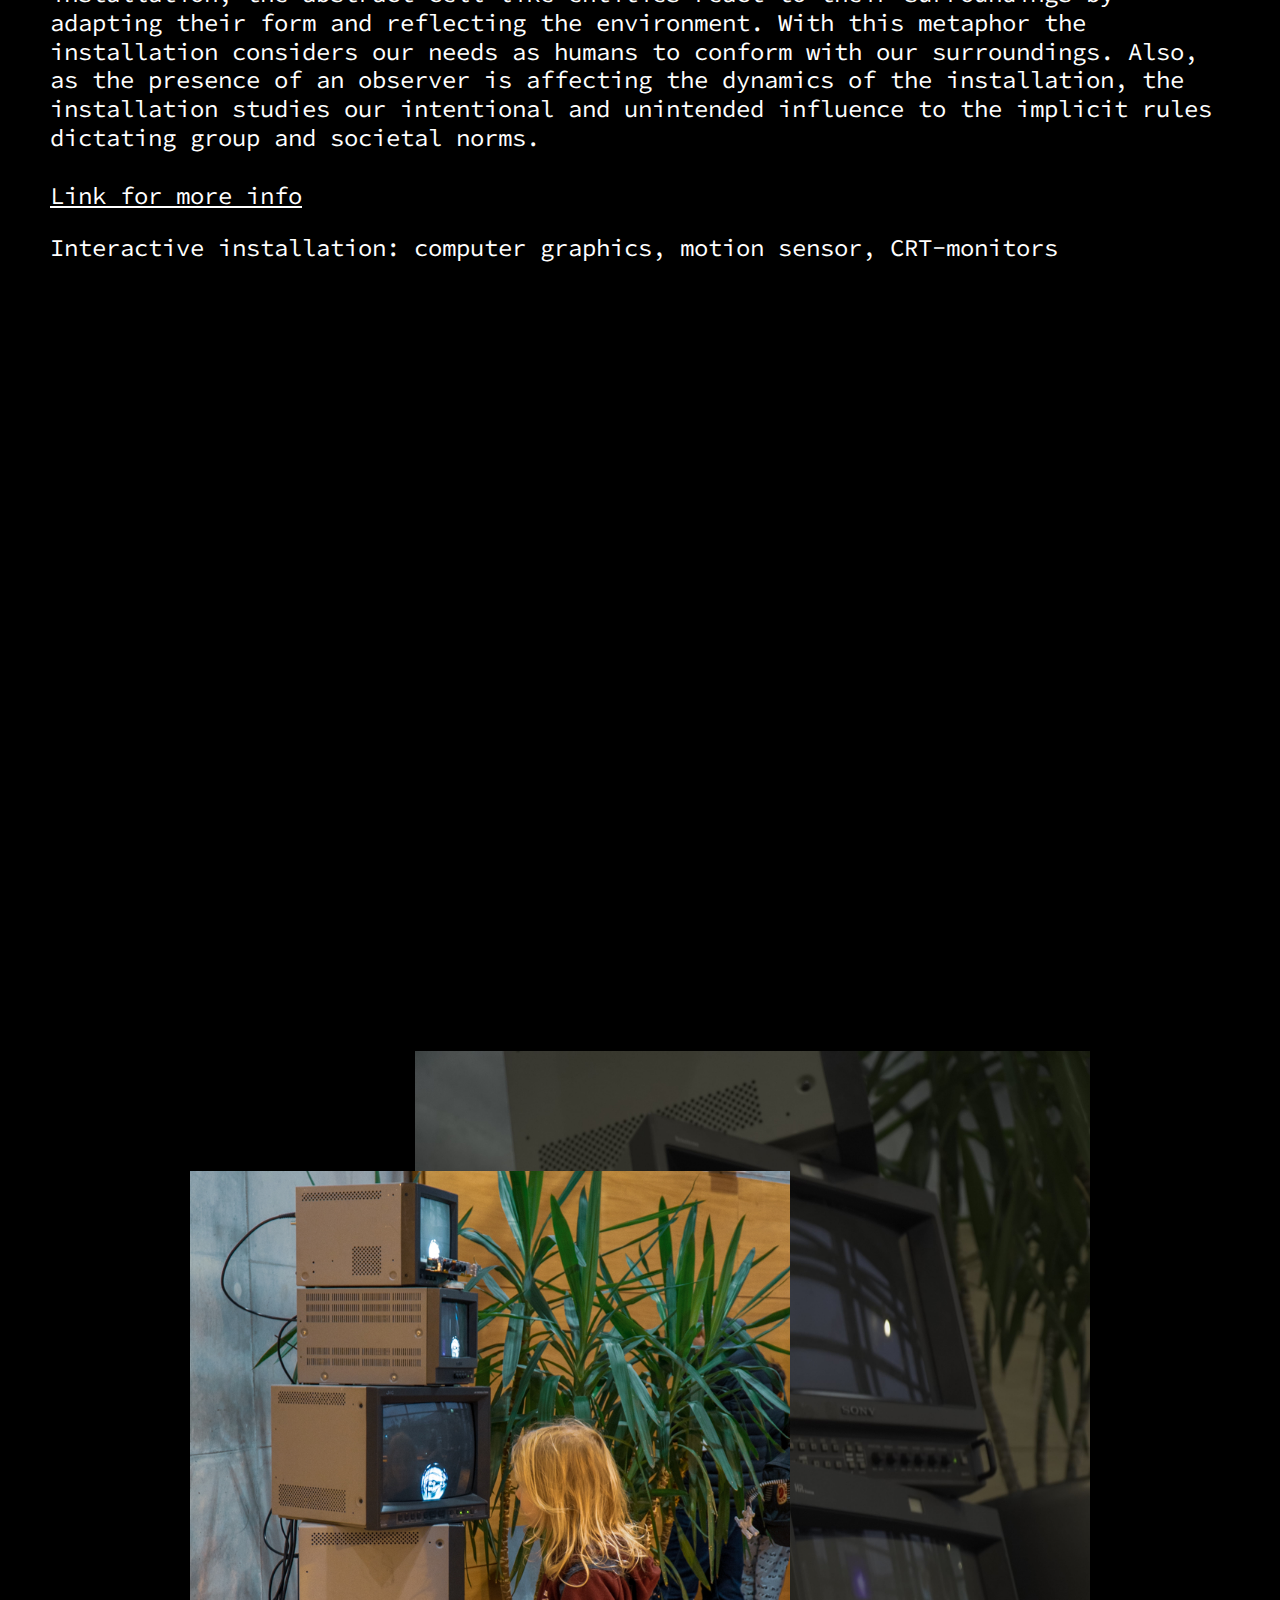
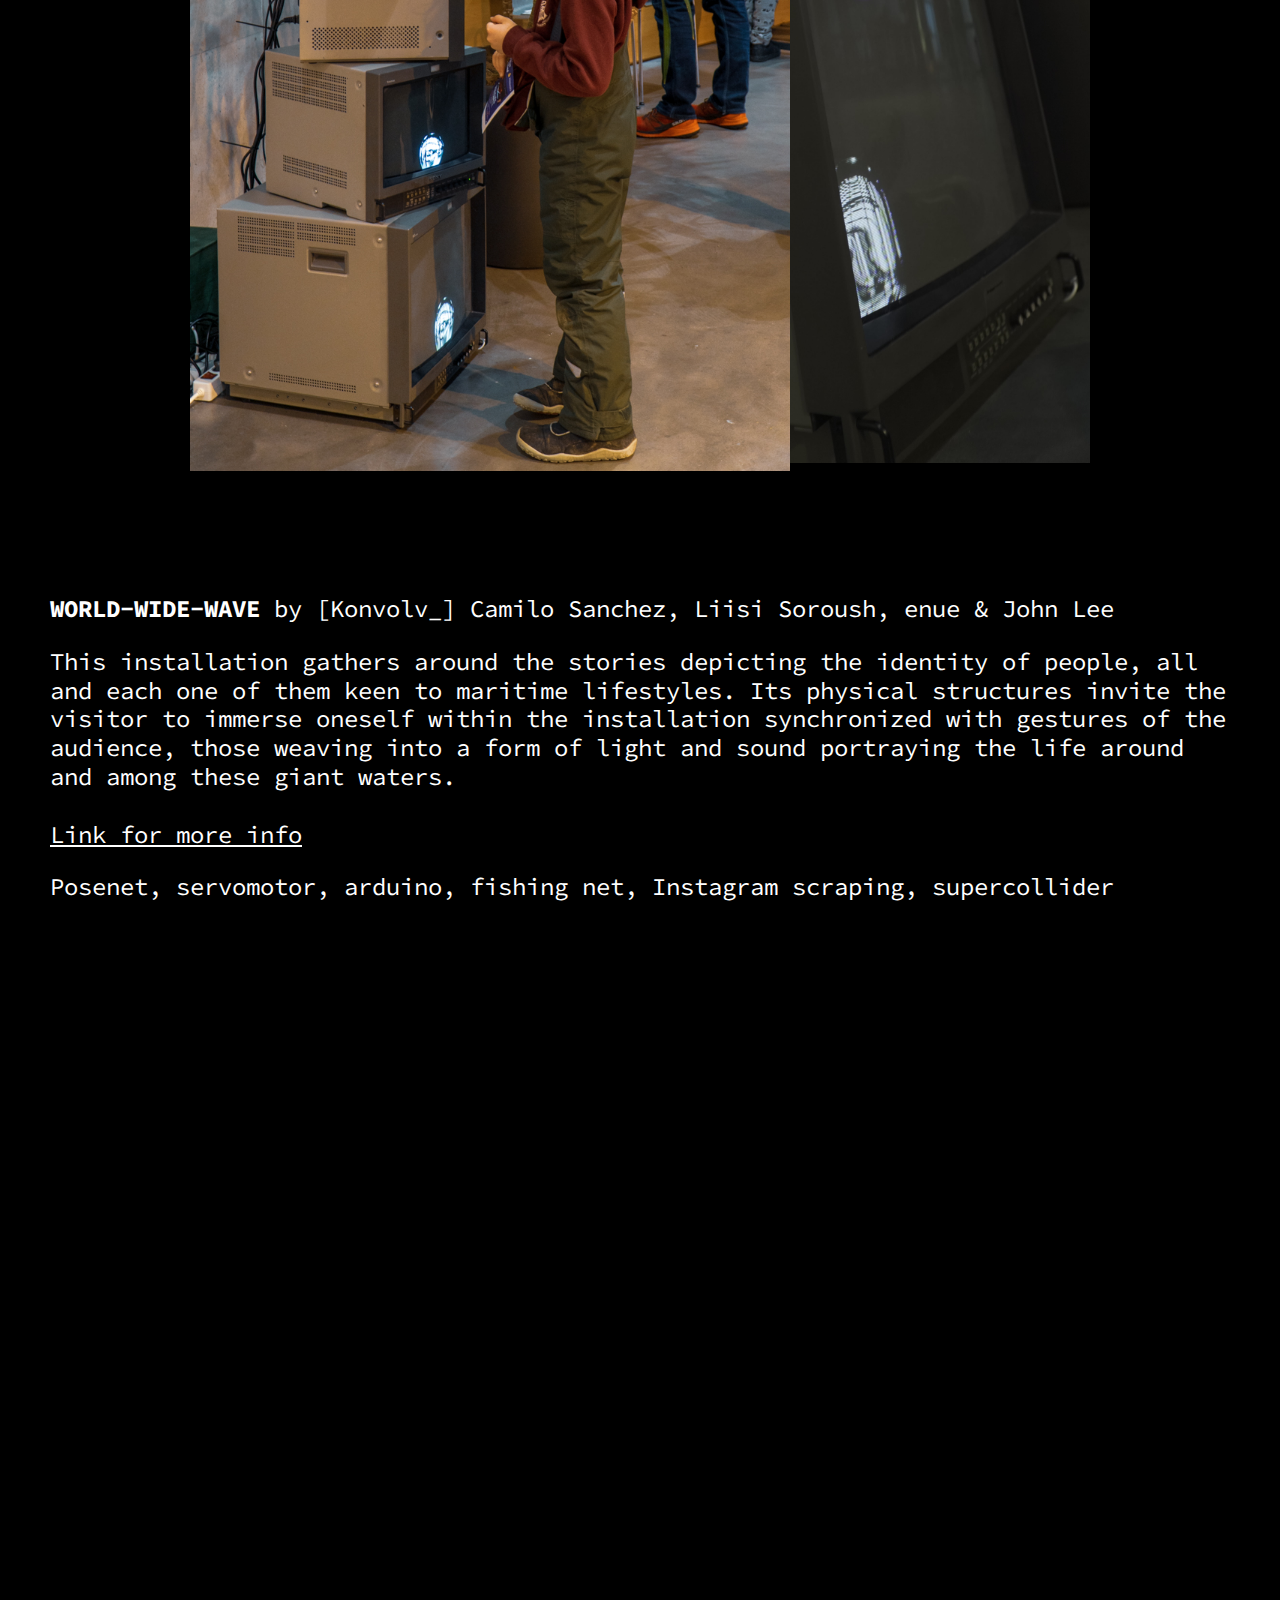
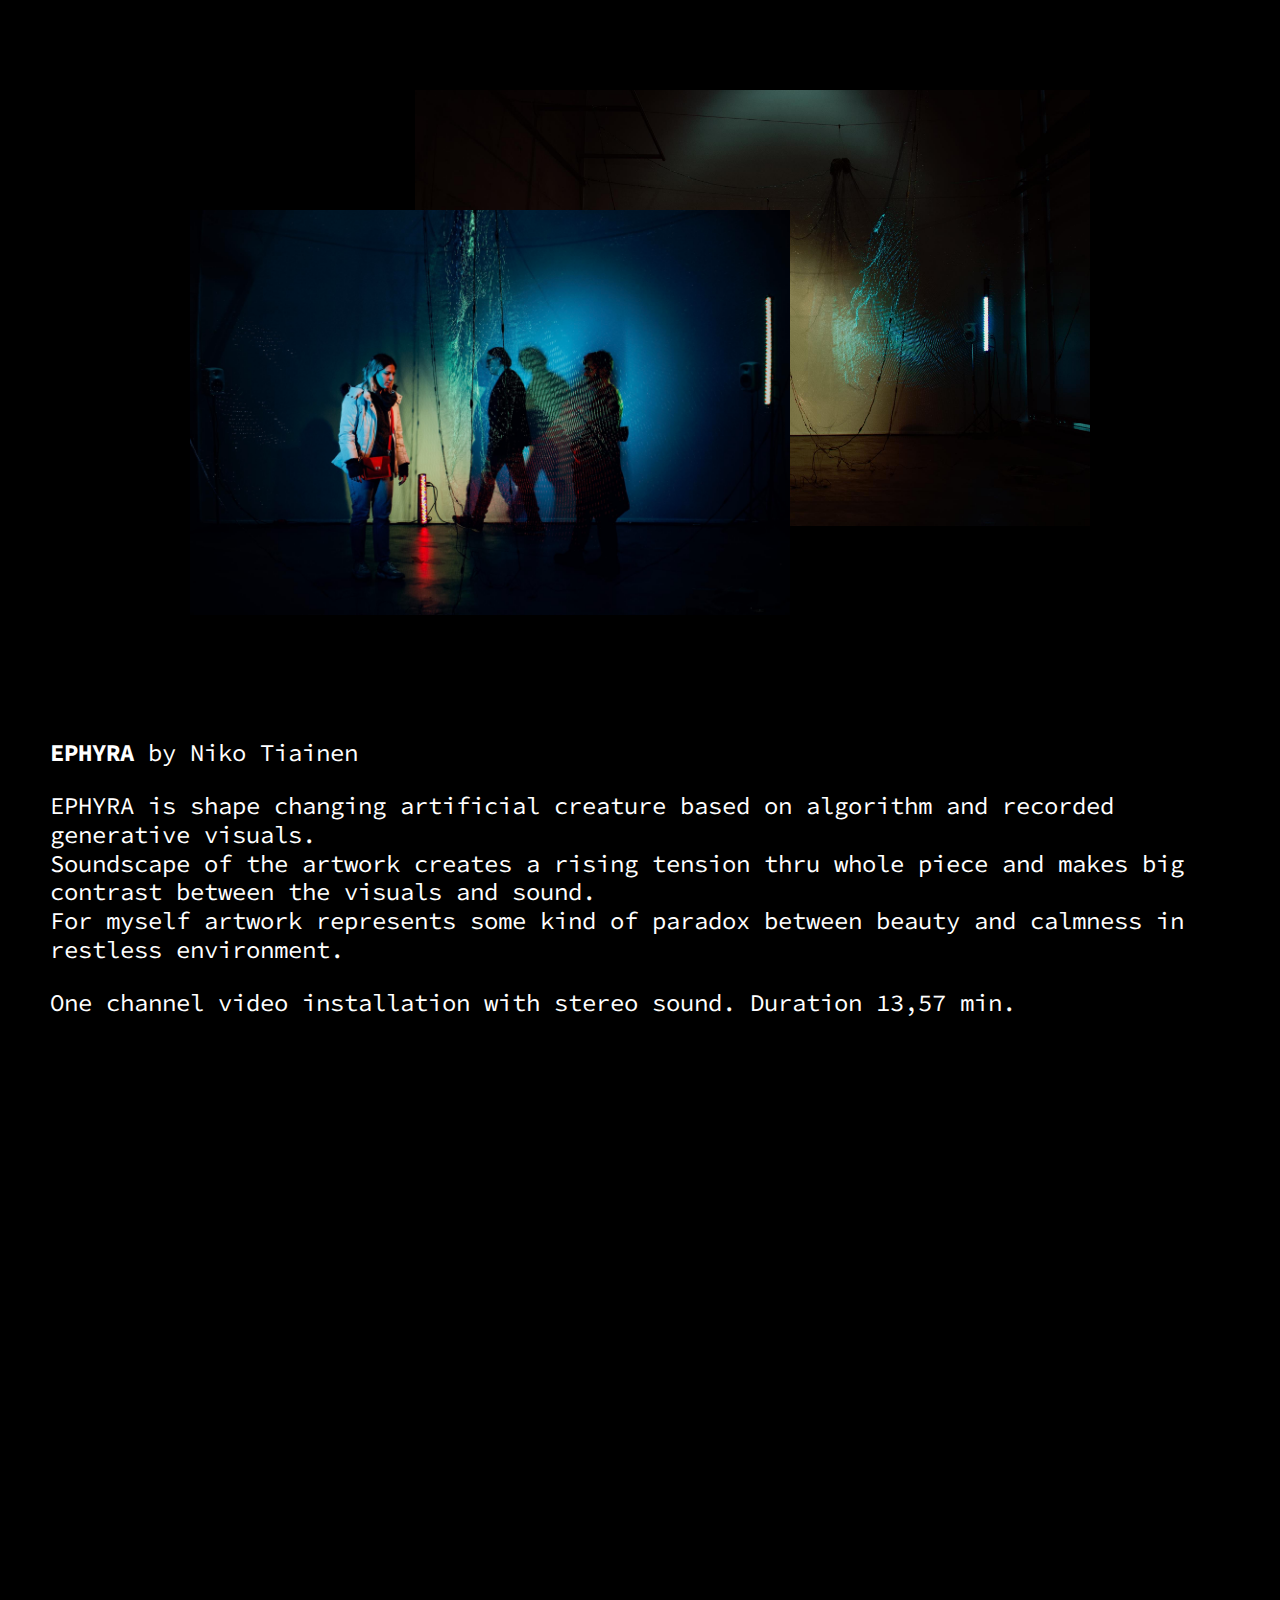
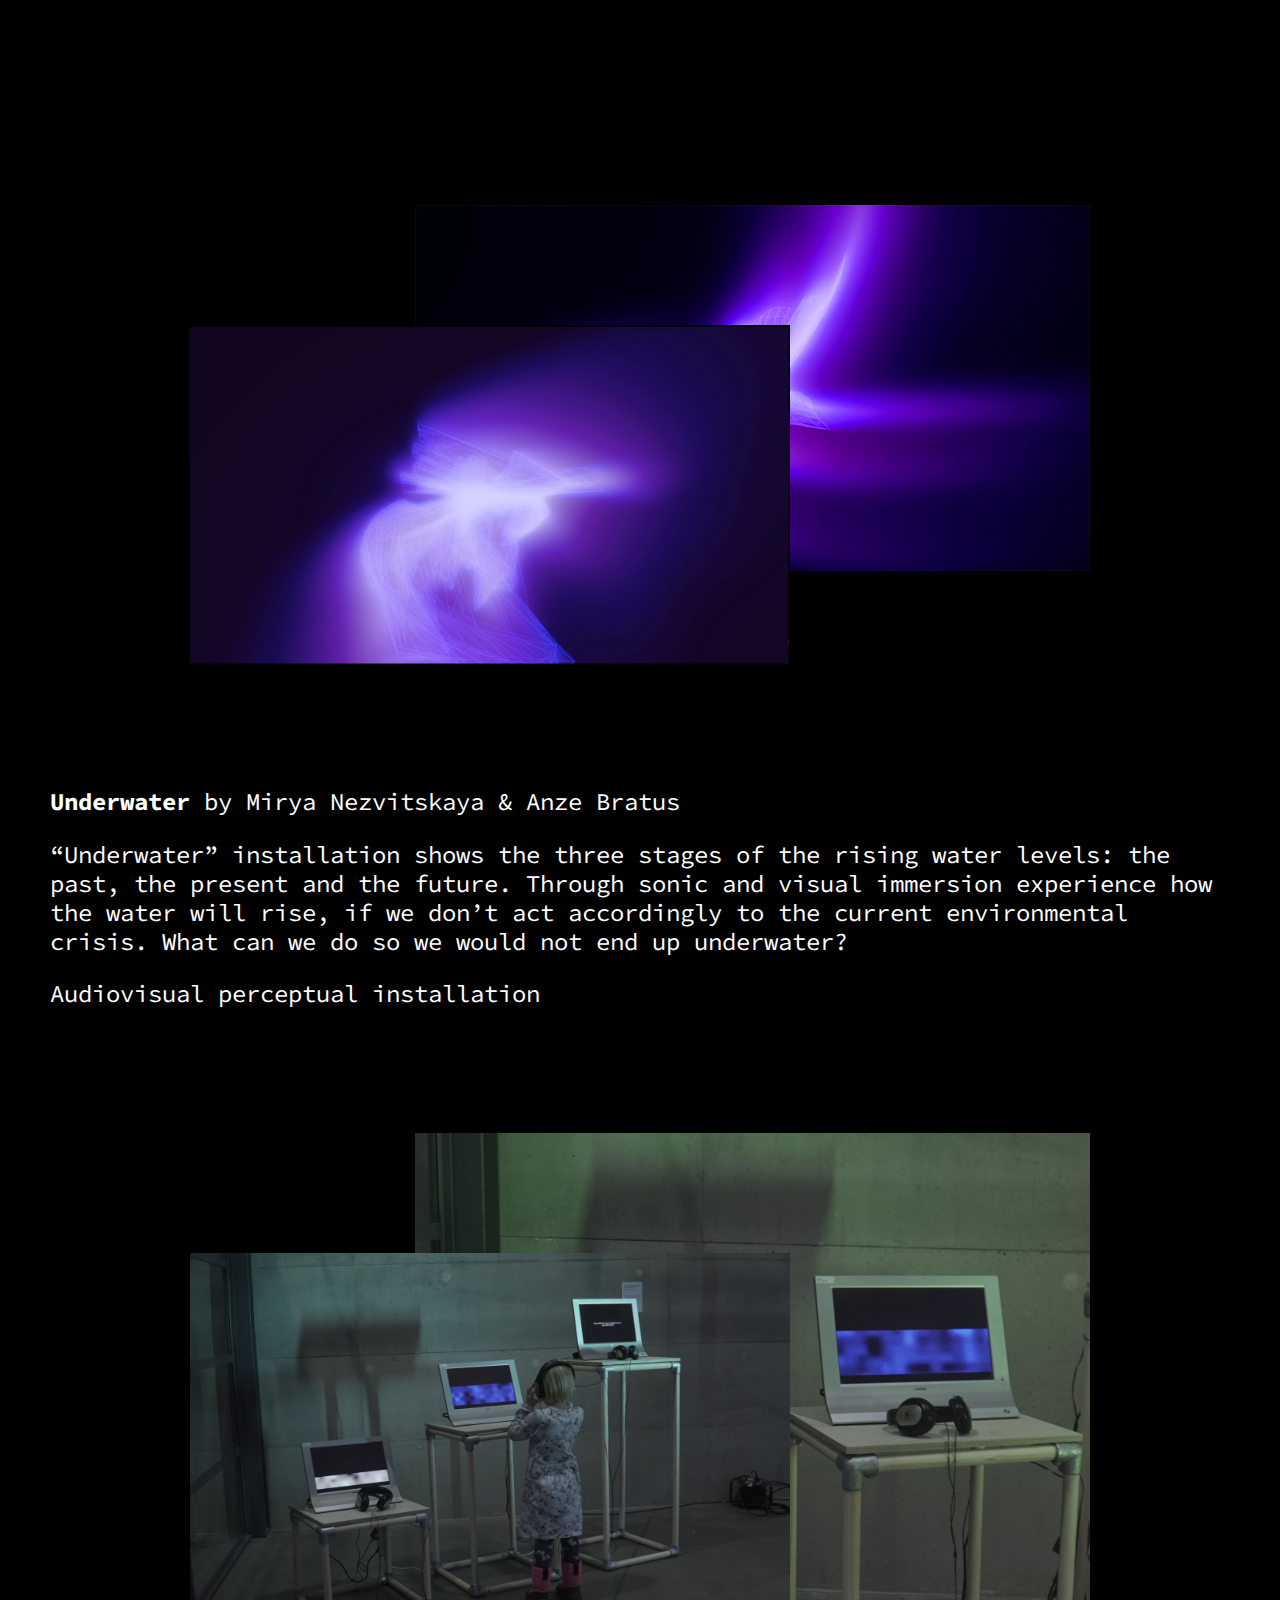
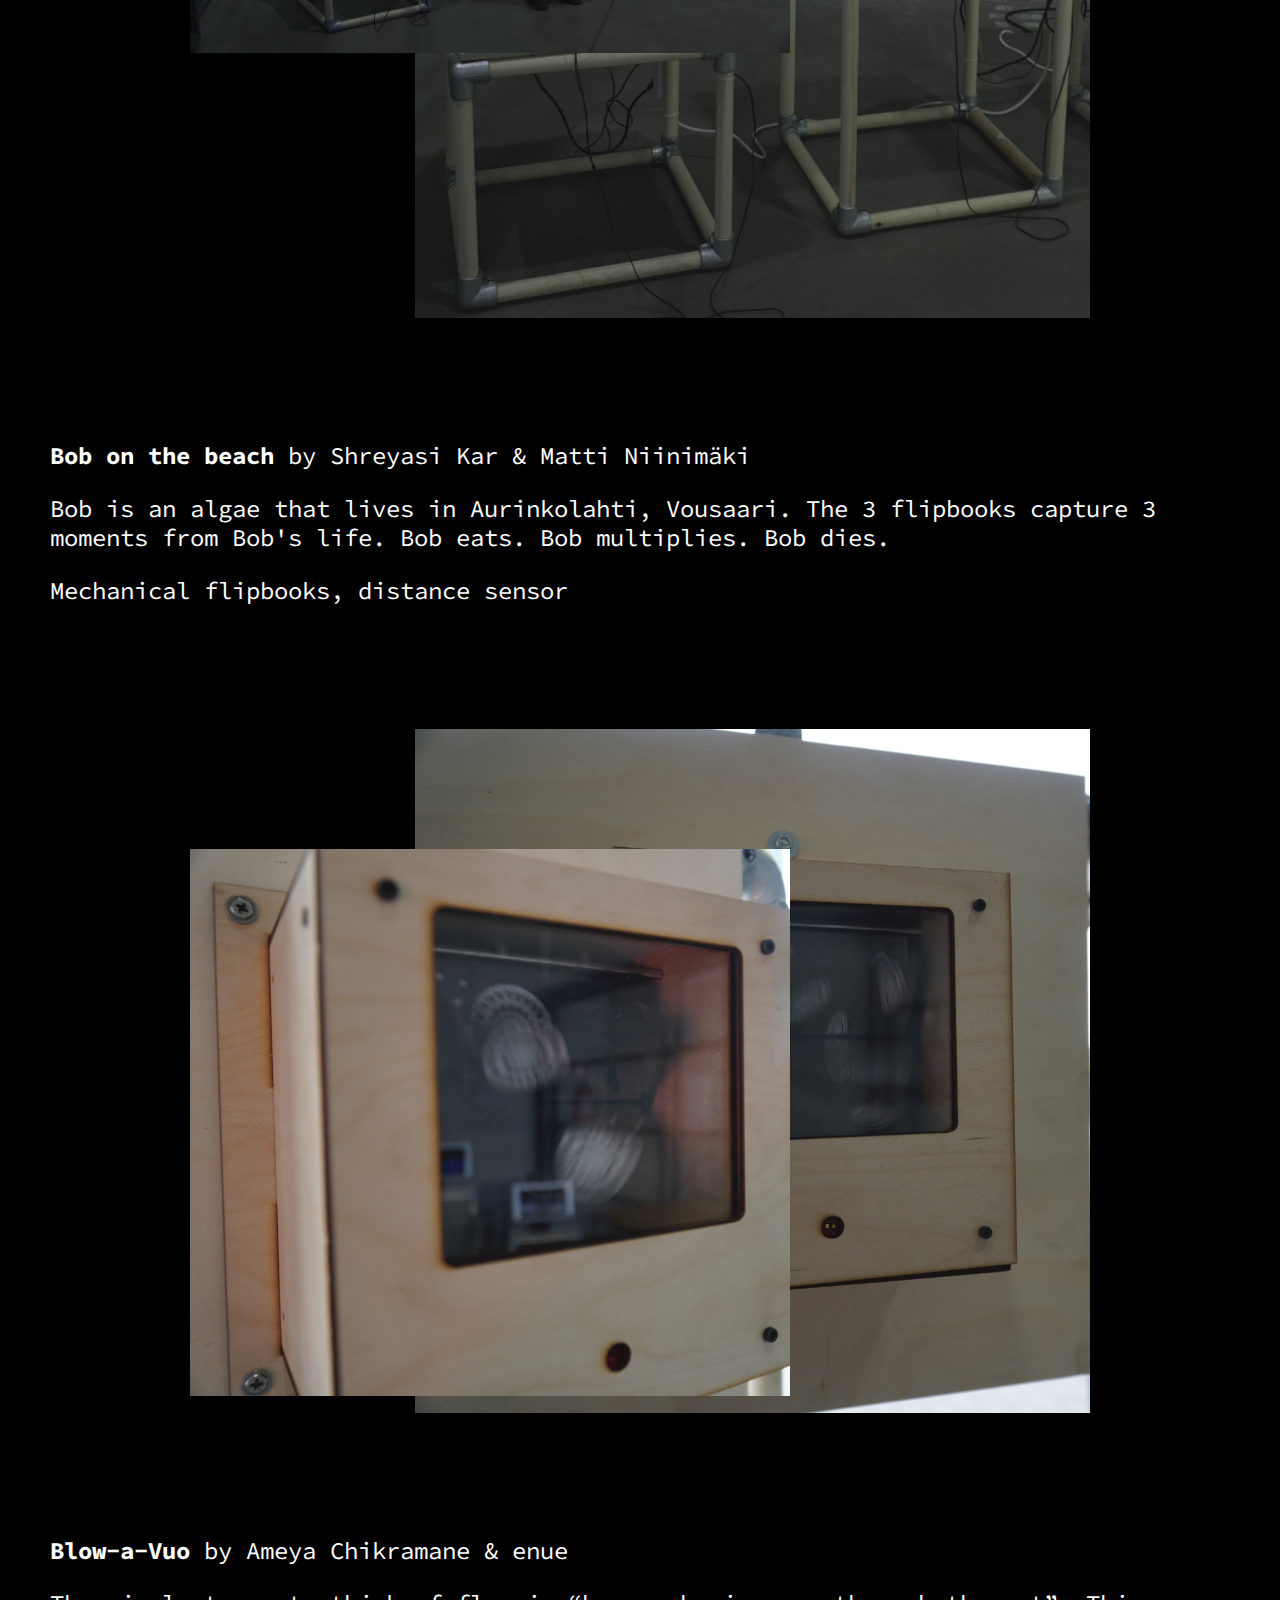
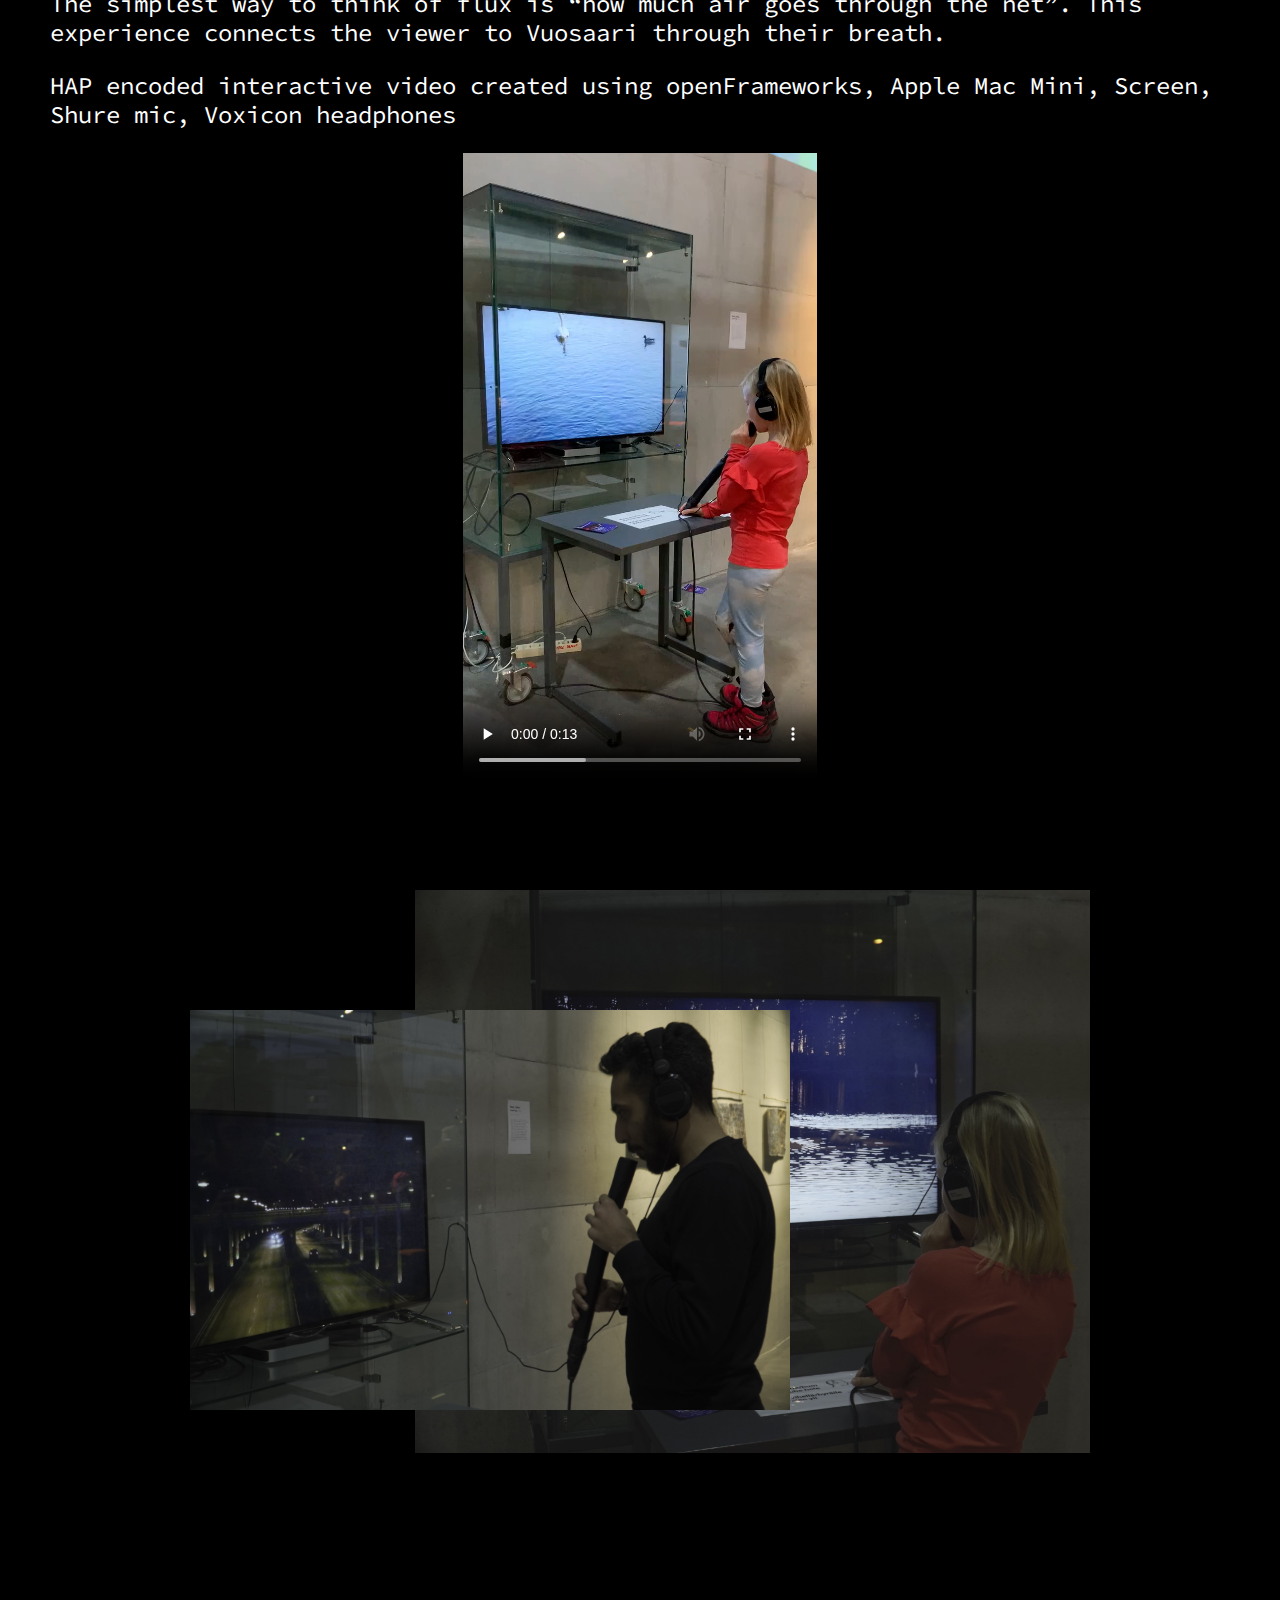
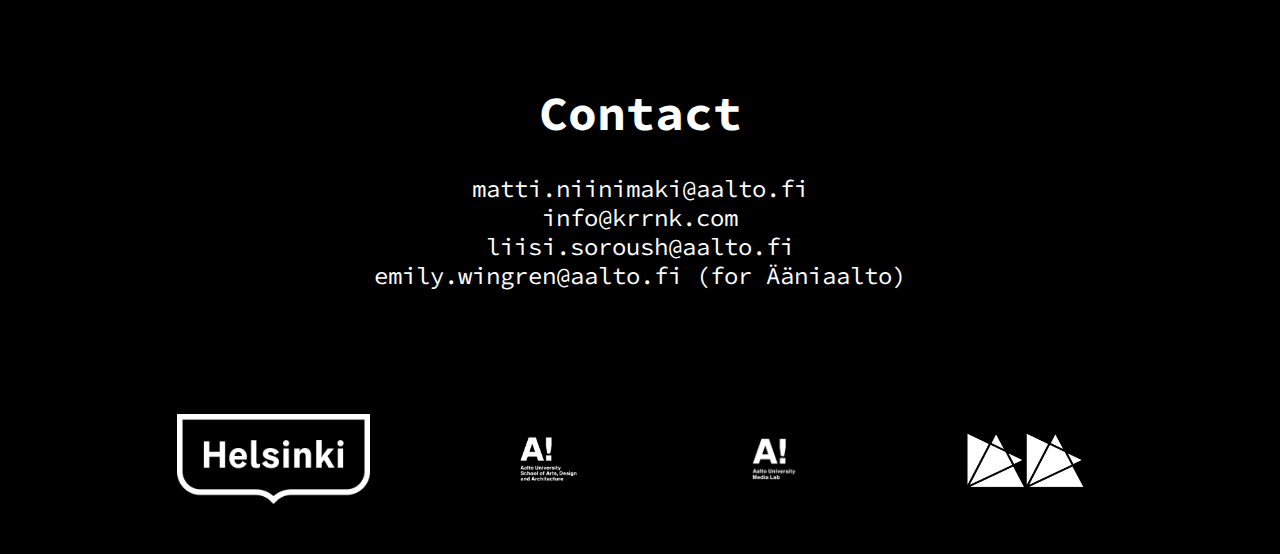
<file: 2020/installations.html>
<!DOCTYPE html>
<html lang="">
  <head>
    <meta charset="utf-8">
    <meta name="viewport" content="width=device-width, initial-scale=1.0">
    <title>Flux Island - Installations</title>
    <link href="https://fonts.googleapis.com/css?family=Source+Code+Pro&display=swap" rel="stylesheet">
    <link rel="stylesheet" type="text/css" href="style.css" />
    <link rel="shortcut icon" href="favicon.png" type="image/x-icon">
    <link rel="icon" href="favicon.png" type="image/x-icon">
  </head>
  <body>
    <script>
      function init()
			{
				setInterval(OnDraw, 60);
			}

            var time = 0;
			var color = "#fff";
			
			function OnDraw()
			{
				time = time + 0.2;
				var canvas = document.getElementById("mycanvas");
				var dataLine = canvas.getContext("2d");
			  var value = document.getElementById("lineWidth");
				
				dataLine.clearRect(0, 0, canvas.width, canvas.height);
				
				dataLine.beginPath();
				for(cnt = -1; cnt <= canvas.width; cnt++)
				{
					dataLine.lineTo(cnt, canvas.height * 0.5 - (Math.random() * 2 + Math.cos(time + cnt * 0.05) * 20 ));
				}
				
				//dataLine.lineWidth = value.value * 0.1;
				dataLine.strokeStyle = color;
				dataLine.stroke();
			}

init();
      </script>
    <div id="navbar"> 
      <ul> 
        <ul> 
          <li><a href="#description">About</a></li> 
          <li><a href="installations.html">Installations</a></li> 
          <li><a href="workshops.html">Workshops</a></li>
          <li><a href="cv.html">About the team</a></li> 
          <li><a href="#contact">Contact</a></li> 
          </ul> 
      </ul> 
    </div> 
    
    <div id="install" class='section'>
      <h1 class='center-align'>Installations</h1>
      <div class='center-align'> 
        <canvas  id="mycanvas"></canvas>
      </div>
      <p><b>Camouflage</b> by Roee Cohen</p>
      <p>Once it was used as a decoy to save the capital from Soviet bombs. Later, it had its toxic landfill covered to save residents’ health.  Camouflage seems to shape the history of Vuosaari. Nature gardener Jukka Toivonen, the initiator of the dump rehabilitation, mentions that “...in 30 years’ time one will no longer notice that human activity has been involved in the creation of the area.” As the known pun about Finland suggests, Vuosaari may fluctuate between appearing as a rapidly developing urban district and yet entirely indiscernible.
      </p>
      <p>Inkjet Print on Fabric</p>
      <div class="container">
        <div class="image-stack">
          <div class="image-stack__item image-stack__item--top">
            <img src="./images/roe-min.JPG" alt="installation pic">
          </div>
          <div class="image-stack__item image-stack__item--bottom">
            <img src="./images/roe2-min.JPG" alt="installation pic">
          </div>
        </div>
      </div>
      <p><b>Conform</b> by Otso Havanto</p>
      <p>Conform refers to something taking a similar form, nature or character as another entity. A related word, conformity, is the act of matching attitudes, beliefs, and behaviors to group norms or politics – following rules and fitting in. In the installation, the abstract cell-like entities react to their surroundings by adapting their form and reflecting the environment. With this metaphor the installation considers our needs as humans to conform with our surroundings. Also, as the presence of an observer is affecting the dynamics of the installation, the installation studies our intentional and unintended influence to the implicit rules dictating group and societal norms.<br /><br />
      
        <a class='link' href="https://otsohavanto.net/conform/" target="_blank">Link for more info</a>
      </p>
      <p>Interactive installation: computer graphics, motion sensor, CRT-monitors</p>
      <style>.embed-container { position: relative; padding-bottom: 56.25%; height: 0; overflow: hidden; max-width: 100%; } .embed-container iframe, .embed-container object, .embed-container embed { position: absolute; top: 0; left: 0; width: 100%; height: 100%; }</style><div class='embed-container'><iframe src='https://player.vimeo.com/video/393545106' frameborder='0' webkitAllowFullScreen mozallowfullscreen allowFullScreen></iframe></div>
      <div class="container">
        <div class="image-stack">
          <div class="image-stack__item image-stack__item--top">
            <img src="./images/otso2-min.JPG" alt="installation pic">
          </div>
          <div class="image-stack__item image-stack__item--bottom">
            <img src="./images/otso1-min.JPG" alt="installation pic">
          </div>
        </div>
      </div>
      <p><b>WORLD-WIDE-WAVE</b> by [Konvolv_] Camilo Sanchez, Liisi Soroush, enue & John Lee</p>
      <p>
        This installation gathers around the stories depicting the identity of people, all and each one of them keen to maritime lifestyles. Its physical
        structures invite the visitor to immerse oneself within the installation synchronized with gestures of the audience, those weaving into a form of
        light and sound portraying the life around and among these giant waters. <br /><br />
        
        <a class='link' href="https://konvolv.com/world-wide-wave" target="_blank">Link for more info</a>
      </p>
      <p>Posenet, servomotor, arduino, fishing net, Instagram scraping, supercollider</p>
      <style>.embed-container { position: relative; padding-bottom: 56.25%; height: 0; overflow: hidden; max-width: 100%; } .embed-container iframe, .embed-container object, .embed-container embed { position: absolute; top: 0; left: 0; width: 100%; height: 100%; }</style><div class='embed-container'><iframe src='https://player.vimeo.com/video/404926614' frameborder='0' webkitAllowFullScreen mozallowfullscreen allowFullScreen></iframe></div>
      <div class="container">
        <div class="image-stack">
          <div class="image-stack__item image-stack__item--top">
            <img src="./images/w2-min.JPG" alt="installation pic">
          </div>
          <div class="image-stack__item image-stack__item--bottom">
            <img src="./images/w1-min.JPG" alt="installation pic">
          </div>
        </div>
      </div>
      <p><b>EPHYRA</b> by Niko Tiainen</p>
      <p>EPHYRA is shape changing artificial creature based on algorithm and recorded generative visuals.<br />
        Soundscape of the artwork creates a rising tension thru whole piece and makes big contrast between the visuals and sound. <br />
        For myself artwork represents some kind of paradox between beauty and calmness in restless environment.        
      </p>
      <p>One channel video installation with stereo sound. Duration 13,57 min. </p>
      <style>.embed-container { position: relative; padding-bottom: 56.25%; height: 0; overflow: hidden; max-width: 100%; } .embed-container iframe, .embed-container object, .embed-container embed { position: absolute; top: 0; left: 0; width: 100%; height: 100%; }</style><div class='embed-container'><iframe src='https://www.youtube.com/embed/rdj0GPDqXgM' frameborder='0' allowfullscreen></iframe></div>
      <div class="container">
        <div class="image-stack">
          <div class="image-stack__item image-stack__item--top">
            <img src="./images/n1-min.JPG" alt="installation pic">
          </div>
          <div class="image-stack__item image-stack__item--bottom">
            <img src="./images/n2-min.JPG" alt="installation pic">
          </div>
        </div>
      </div>
      <p><b>Underwater</b> by Mirya Nezvitskaya & Anze Bratus</p>
      <p>“Underwater” installation shows the three stages of the rising water levels: the past, the present and the future. Through sonic and visual immersion experience how the water will rise, if we don’t act accordingly to the current environmental crisis. What can we do so we would not end up underwater?
      </p>
      <p>Audiovisual perceptual installation</p>
      <div class="container">
        <div class="image-stack">
          <div class="image-stack__item image-stack__item--top">
            <img src="./images/m2-min.JPG" alt="installation pic">
          </div>
          <div class="image-stack__item image-stack__item--bottom">
            <img src="./images/m1-min.JPG" alt="installation pic">
          </div>
        </div>
      </div>
      <p><b>Bob on the beach</b> by Shreyasi Kar & Matti Niinimäki</p>
      <p>Bob is an algae that lives in Aurinkolahti, Vousaari. The 3 flipbooks capture 3 moments from Bob's life. Bob eats. Bob multiplies. Bob dies.
      </p>
      <p>Mechanical flipbooks, distance sensor</p>
      <div class="container">
        <div class="image-stack">
          <div class="image-stack__item image-stack__item--top">
            <img src="./images/b1-min.JPG" alt="installation pic">
          </div>
          <div class="image-stack__item image-stack__item--bottom">
            <img src="./images/b2-min.JPG" alt="installation pic">
          </div>
        </div>
      </div>
      <p><b>Blow-a-Vuo</b> by Ameya Chikramane & enue</p>
      <p>The simplest way to think of flux is “how much air goes through the net”. This experience connects the viewer to Vuosaari through their breath.
      </p>
      <p>HAP encoded interactive video created using openFrameworks, Apple Mac Mini, Screen, Shure mic, Voxicon headphones</p>
      <div class="center-align">
        <video controls width="30%">
          <source src="/images/blow.mp4"
                  type="video/mp4">
        </video>
      </div>
      <div class="container">
        <div class="image-stack">
          <div class="image-stack__item image-stack__item--top">
            <img src="./images/bv2-min.JPG" alt="installation pic">
          </div>
          <div class="image-stack__item image-stack__item--bottom">
            <img src="./images/bv1-min.JPG" alt="installation pic">
          </div>
        </div>
      </div>
    </div>
    <div id="contact" class='section'>
      <h1 class='center-align'>Contact</h1>
      <p class='center-align'>
        matti.niinimaki@aalto.fi <br />
        info@krrnk.com<br />
        liisi.soroush@aalto.fi<br />
        emily.wingren@aalto.fi (for Ääniaalto)
      </p>
    </div>
    <div id='footer'>
      <a href='http://www.vuotalo.fi'><img class='images' src='./images/logo-helsinki.png'/></a>
      <a href='https://www.aalto.fi/en/school-of-arts-design-and-architecture'><img class='images' src='./images/aalto_arts.png'/></a>
      <a href='https://www.aalto.fi/en/aalto-media-lab'><img class='images' src='./images/mlab2.png' /></a>
      <a href='https://dada.ayy.fi'><img class='images' src='./images/dada.png' /></a>
    </div>
  </body>
</html>
</file>
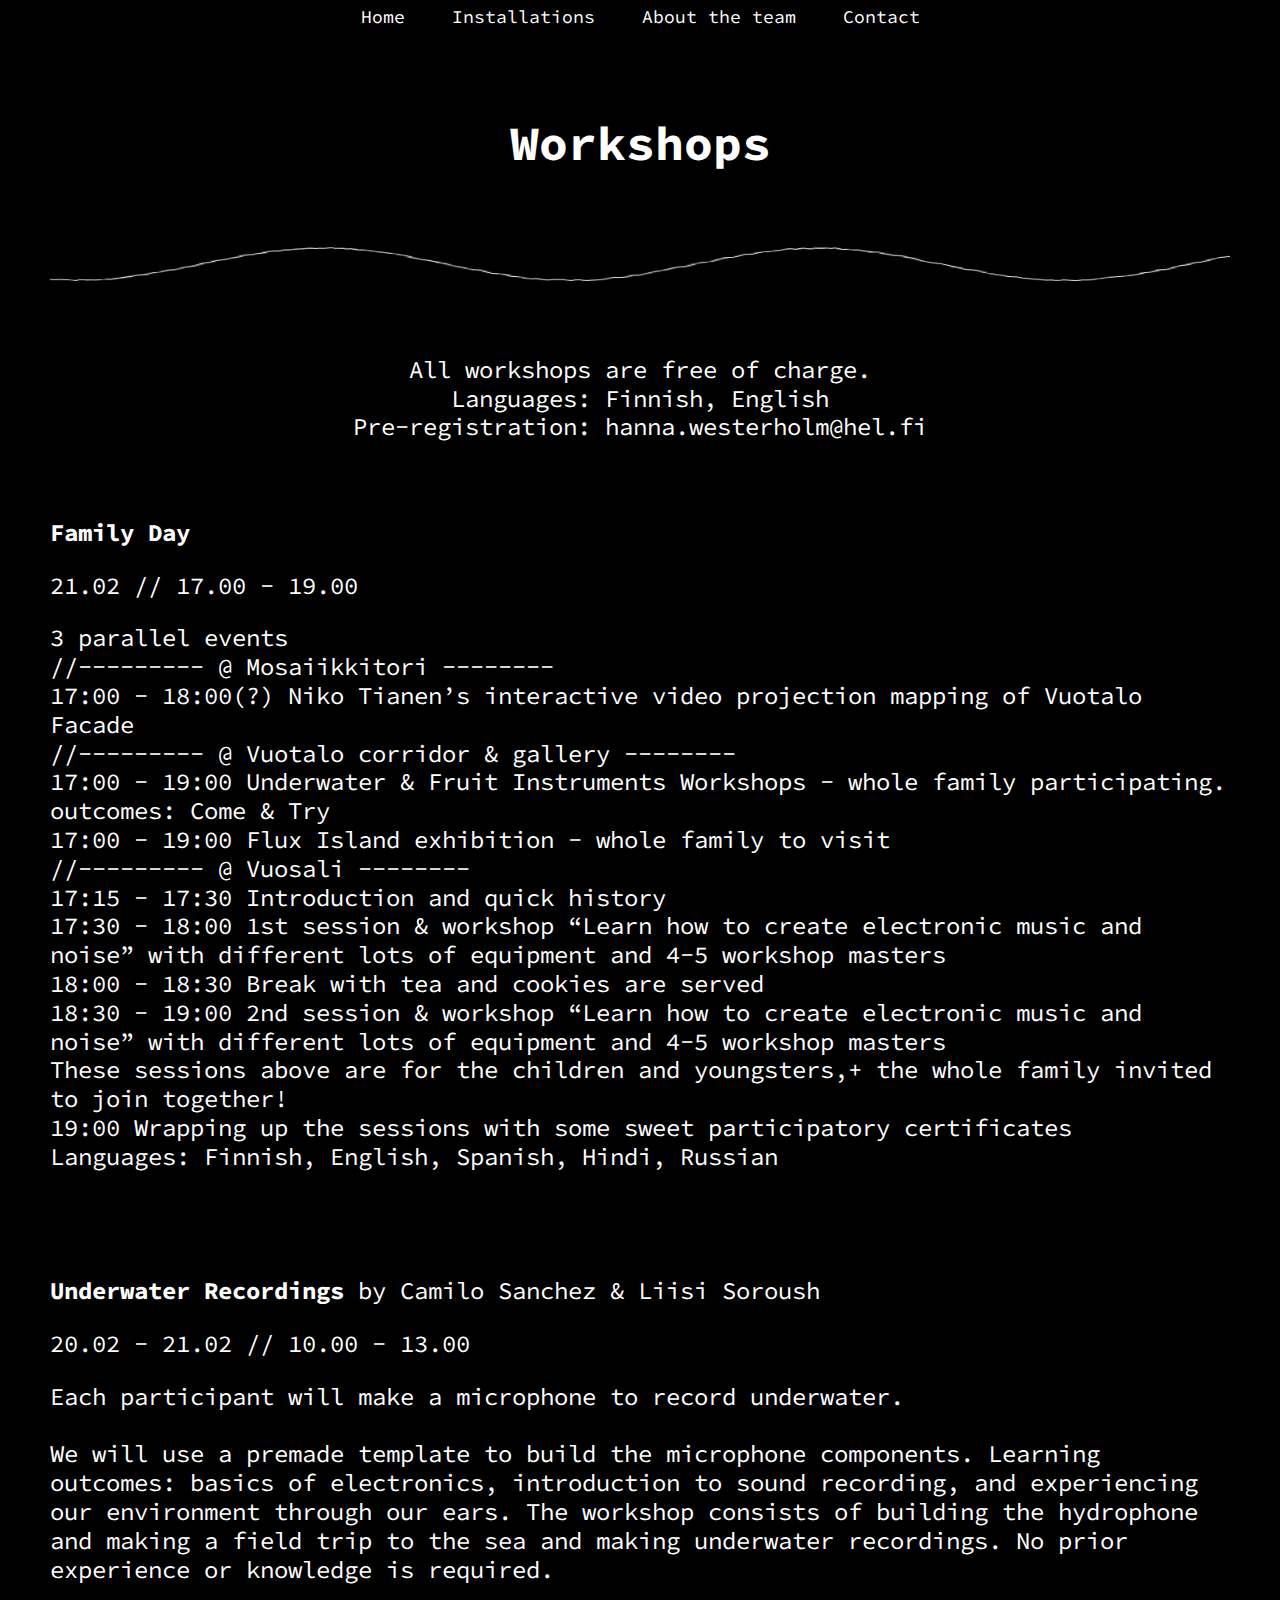
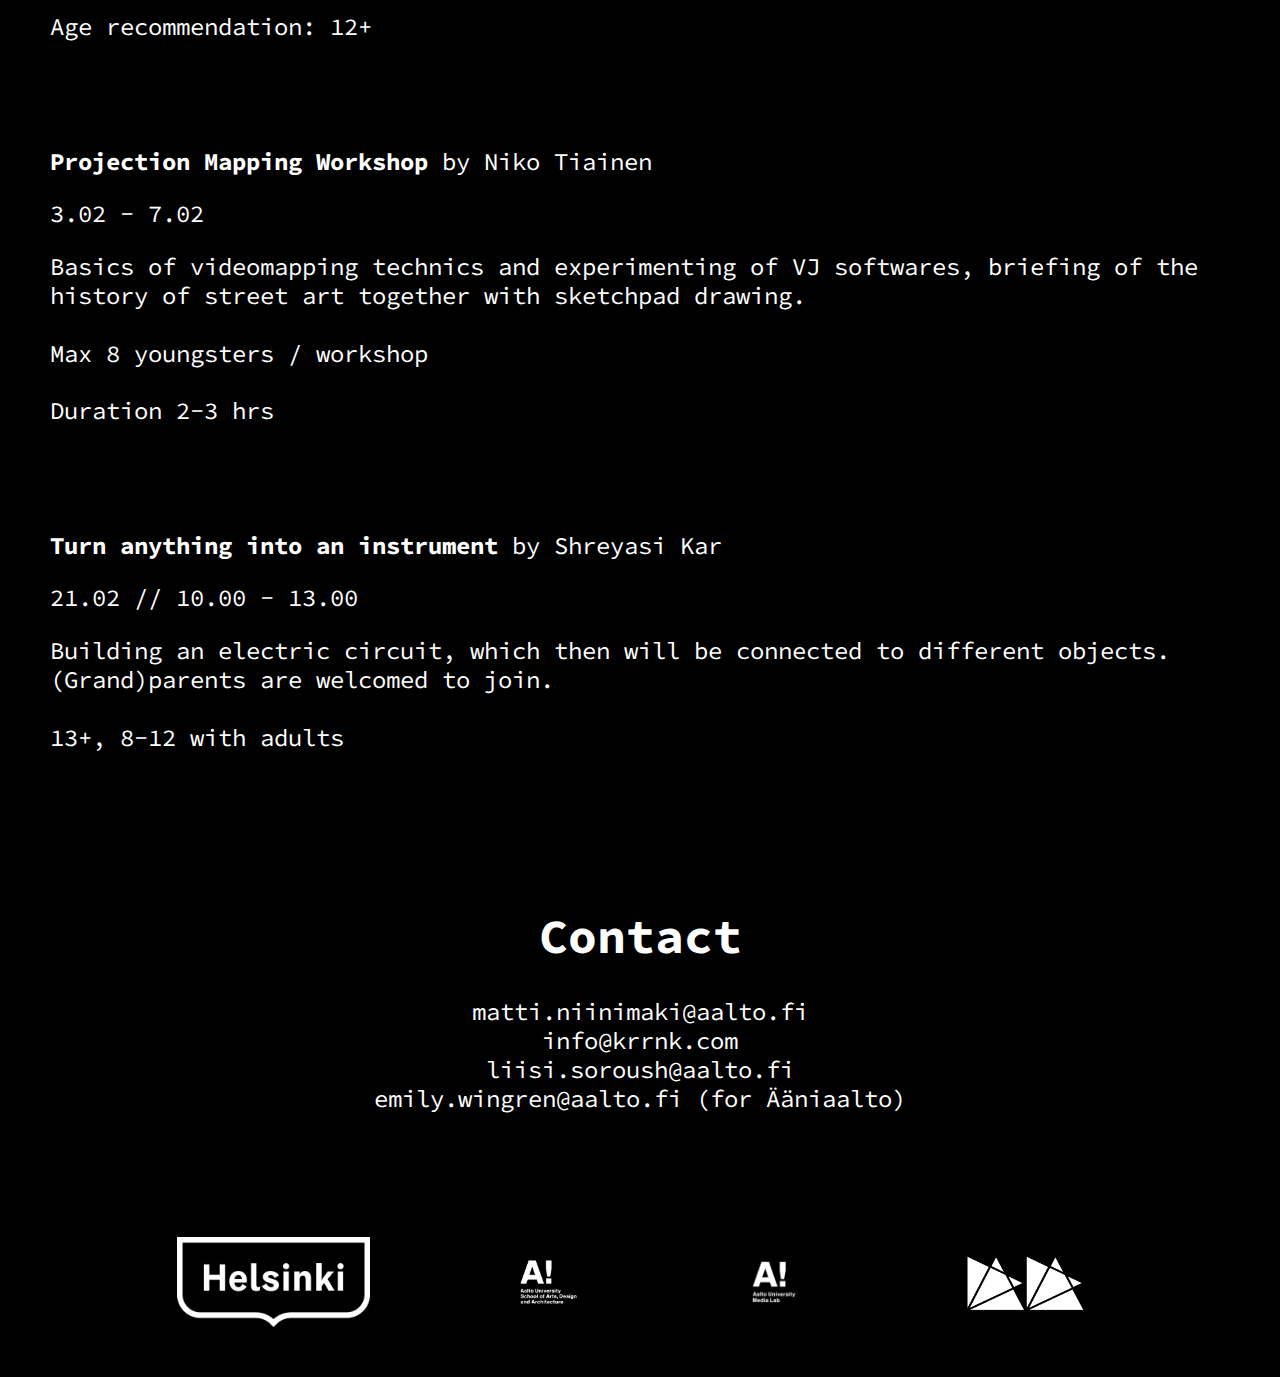
<file: 2020/workshops.html>
<!DOCTYPE html>
<html lang="">
  <head>
    <meta charset="utf-8">
    <meta name="viewport" content="width=device-width, initial-scale=1.0">
    <title>Flux Island - Installations</title>
    <link href="https://fonts.googleapis.com/css?family=Source+Code+Pro&display=swap" rel="stylesheet">
    <link rel="stylesheet" type="text/css" href="style.css" />
    <link rel="shortcut icon" href="favicon.png" type="image/x-icon">
    <link rel="icon" href="favicon.png" type="image/x-icon">
  </head>
  <body>
    <script>
      function init()
			{
				setInterval(OnDraw, 60);
			}

            var time = 0;
			var color = "#fff";
			
			function OnDraw()
			{
				time = time + 0.2;
				var canvas = document.getElementById("mycanvas");
				var dataLine = canvas.getContext("2d");
			  var value = document.getElementById("lineWidth");
				
				dataLine.clearRect(0, 0, canvas.width, canvas.height);
				
				dataLine.beginPath();
				for(cnt = -1; cnt <= canvas.width; cnt++)
				{
					dataLine.lineTo(cnt, canvas.height * 0.5 - (Math.random() * 2 + Math.cos(time + cnt * 0.05) * 20 ));
				}
				
				//dataLine.lineWidth = value.value * 0.1;
				dataLine.strokeStyle = color;
				dataLine.stroke();
			}

init();
      </script>
    <div id="navbar"> 
      <ul> 
      <li><a href="index.html">Home</a></li> 
      <li><a href="installations.html">Installations</a></li> 
      <li><a href="cv.html">About the team</a></li> 
      <li><a href="#contact">Contact</a></li> 
      </ul> 
    </div> 
    
    <div id="install" class='section'>
      <h1 class='center-align'>Workshops</h1>
      <div class='center-align'> 
        <canvas  id="mycanvas"></canvas>
      </div>
      <p class='center-align'>All workshops are free of charge.<br/> 
        Languages: Finnish, English<br/> 
        Pre-registration: hanna.westerholm@hel.fi
      </p><br/>
      <p><b>Family Day</b></p>
      <p>21.02 // 17.00 - 19.00</p>
      <p>
        3 parallel events<br/> 
        //--------- @ Mosaiikkitori --------<br/> 
        17:00 - 18:00(?) Niko Tianen’s interactive video projection mapping of Vuotalo Facade<br/> 
        //--------- @ Vuotalo corridor & gallery --------<br/> 
        17:00 - 19:00 Underwater & Fruit Instruments Workshops - whole family participating. outcomes: Come & Try <br/> 
        17:00 - 19:00 Flux Island exhibition - whole family to visit <br/> 
        //--------- @ Vuosali --------<br/> 
        17:15 - 17:30 Introduction and quick history<br/> 
        17:30 - 18:00 1st session & workshop “Learn how to create electronic music and noise” with different lots of equipment and 4-5 workshop masters<br/> 
        18:00 - 18:30 Break with tea and cookies are served<br/> 
        18:30 - 19:00 2nd session & workshop “Learn how to create electronic music and noise” with different lots of equipment and 4-5 workshop masters<br/> 
        These sessions above are for the children and youngsters,+ the whole family invited to join together!<br/> 
        19:00 Wrapping up the sessions with some sweet participatory certificates<br/> 
        Languages: Finnish, English, Spanish, Hindi, Russian
      </p>
      <br/> <br/> 
      <p><b>Underwater Recordings</b> by Camilo Sanchez & Liisi Soroush</p>
      <p>20.02 - 21.02 // 10.00 - 13.00</p>
      <p>Each participant will make a microphone to record underwater.<br /><br />

        We will use a premade template to build the microphone components. Learning outcomes: basics of electronics, introduction to sound recording, and experiencing our environment through our ears. The workshop consists of building the hydrophone and making a field trip to the sea and making underwater recordings. No prior experience or knowledge is required.<br /><br />
        
        Age recommendation: 12+
      </p>
      <br/> <br/> 
      <p><b>Projection Mapping Workshop</b> by Niko Tiainen</p>
      <p>3.02 - 7.02</p>
      <p>Basics of videomapping technics and experimenting of VJ softwares, briefing of the history of street art together with sketchpad drawing.<br /><br />

        Max 8 youngsters / workshop<br /><br />
        
        Duration 2-3 hrs
      </p>
      <br/> <br/> 
      <p><b>Turn anything into an instrument</b> by Shreyasi Kar</p>
      <p>21.02 // 10.00 - 13.00</p>
      <p>Building an electric circuit, which then will be connected to different objects. (Grand)parents are welcomed to join.<br /><br />

        13+, 8-12 with adults
      </p>
    </div>
    <div id="contact" class='section'>
      <h1 class='center-align'>Contact</h1>
      <p class='center-align'>
        matti.niinimaki@aalto.fi <br />
        info@krrnk.com<br />
        liisi.soroush@aalto.fi<br />
        emily.wingren@aalto.fi (for Ääniaalto)
      </p>
    </div>
    <div id='footer'>
      <a href='http://www.vuotalo.fi'><img class='images' src='./images/logo-helsinki.png'/></a>
      <a href='https://www.aalto.fi/en/school-of-arts-design-and-architecture'><img class='images' src='./images/aalto_arts.png'/></a>
      <a href='https://www.aalto.fi/en/aalto-media-lab'><img class='images' src='./images/mlab2.png' /></a>
      <a href='https://dada.ayy.fi'><img class='images' src='./images/dada.png' /></a>
    </div>
  </body>
</html>
</file>
<file: style.css>
@font-face {
    font-family: Poppins;
    src: url('fonts/Poppins-Regular.ttf');
    font-style: sans-serif;
}

html {
    background-color: #242424;
    scroll-behavior: smooth;
}

body {
    margin: 0;
    padding: 0;
}

img {
    width: 100%;
}

.img-smaller {
    width: 75%;
}

.wrapper {
    background-color: #242424;
    color: white;
    margin: 0;
    padding: 0;
    display: grid;
    grid-template-rows: auto auto;
    grid-template-columns: 1fr 800px 1fr;
    justify-content: center;
}

.waves {
    margin-top: -80px;
    transform: translateY(85px);
}

a {
    color: #e2c87e;
}

p {
    margin: 0;
    padding: 0;
}

.parallax > use {
    animation: move-forever 25s cubic-bezier(0.55, 0.5, 0.45, 0.5) infinite;
}

.parallax > use:nth-child(1) {
    animation-delay: -2s;
    animation-duration: 7s;
}
.parallax > use:nth-child(2) {
    animation-delay: -3s;
    animation-duration: 10s;
}
.parallax > use:nth-child(3) {
    animation-delay: -4s;
    animation-duration: 13s;
}
.parallax > use:nth-child(4) {
    animation-delay: -5s;
    animation-duration: 20s;
}

@keyframes move-forever {
    0% {
        transform: translate(-90px);
    }

    100% {
        transform: translate(86px);
    }
}

.content {
    text-align: center;
    margin-top: 40px;
    margin-bottom: 40px;
}

.content p,
.content h1,
.content h2 {
    margin-bottom: 40px;
}

.description p {
    text-align: left;
}

.schedule p {
    font-size: 20px;
    margin-bottom: 8px;
}

.schedule {
    margin-bottom: 40px;
}

.artists-desc {
    display: grid;
    grid-gap: 80px;
    padding-bottom: 40px;
}

.artists-desc:last-child {
    border-bottom: 1px solid #888;
}

.artists-desc:nth-child(odd) {
    grid-template-areas: "img text";
    grid-template-columns: 345px minmax(auto, 600px);
}

.artists-desc:nth-child(even) {
    grid-template-areas: "text img";
    grid-template-columns: minmax(auto, 600px) 345px;
}

.artists-text a {
    color: white;
    text-decoration: none;
}

.project-text a {
    text-decoration: none;
}

.artists-text p {
    margin-top: 16px;
    margin-bottom: 0;
    text-align: justify;
}

.artists-text h2 {
    text-align: center;
}

.project-desc {
    border-top: 1px solid #888;
    padding-top: 40px;
}

.project-desc p {
    text-align: justify;
}

p.artists-project {
    font-size: 36px;
    /*font-style: italic;*/
    margin: 24px 0 24px;
    padding: 0;
    text-align: center;
}

p.artists-by {
    color: #bbb;
    font-size: 20px;
    font-style: italic;
    text-align: center;
}

.artists-img {
    grid-area: img;
}

.artists-img img {
    display: grid;
}

.artists-text {
    grid-area: text;
    text-align: left;
}

.artists-text h2 {
    margin: 0;
}

h1 {
    font-size: 72px;
    line-height: 72px;
    margin: 0;
    padding: 0;
}

.animate1 {
    animation: animate 6s ease-in-out infinite;
}

.animate2 {
    animation: animate 5s ease-in-out infinite;
}

@keyframes animate {
    0% {
        color: #fff;
    }

    5%, 50% {
        color: #eb6079;
    }
}

h2 {
    font-size: 40px;
    margin: 0;
    padding: 0;
}

h1, h2, h3, p {
    font-family: 'Poppins', sans-serif;
    position: relative;
    z-index: 1;
}


.highlight1 {
    color: #eb6079;
}

.highlight2 {
    color: #fdc35b;
}

.highlight3 {
    color: #b6e09e;
}

@media only screen and (max-width: 840px) {
    .wrapper {
        grid-template-columns: 20px auto 20px;
    }
}

@media only screen and (max-width: 715px) {
    .artists-desc:nth-child(odd),
    .artists-desc:nth-child(even) {
        align-items: center;
        grid-gap: 20px;
        grid-template-areas: "img"
                             "text";
        grid-template-columns: 1fr;
        justify-content: center;
    }

    .artists-img {
        display: grid;
        grid-template-columns: minmax(auto, 345px);
        justify-content: center;
    }

    .artists-text h2,
    .artists-project {
        display: grid;
        justify-content: center;
        text-align: center;
    }
}

@media only screen and (max-width: 670px) {
    h2 {
        font-size: 34px;
    }
}

@media only screen and (max-width: 480px) {
    .content {
        margin-top: 20px;
    }

    .img-smaller {
        width: 100%;
    }
}
</file>
<file: 2020/style.css>
body {padding: 0; margin: 0;} 

.section {
    background: black;
    margin: 0;
    padding: 50px;
    color: white;
    font-size: 24px;
    line-height: 1.2;
    font-family: 'Source Code Pro', monospace;
}

#footer {
    background: black;
    margin: 0;
    padding: 50px;
    display: flex;
    justify-content:space-evenly ;
}

.center-align {
    text-align: center;
}

.images {
    height: 90px;
    width: auto;
}

.link {
    color: white !important;
}

#mycanvas {
    width: 100%;
    height: 120px;
}

#description {
    margin-top: -6px;
}


.loadingclass {
    font-family: 'Source Code Pro', monospace;
    font-size: 50px;
    background: black;
    margin: 0;
    padding: 250px;
    color: white;
    text-align: center;
}

@media (min-width: 320px) and (max-width: 600px) {
    .images {
        height: 60px;
        width: auto;
    }

    .section {
        font-size: 20px;
    }

    h1 {
        font-size: 1.5em;
    }

    .loadingclass {
        padding: 50px;
    }
    
}

#navbar ul { 
	margin: 0; 
	padding: 5px; 
	list-style-type: none; 
	text-align: center; 
    background-color: #000; 
    font-family: 'Source Code Pro', monospace;
    font-size: 18px;
	} 

#navbar ul li {  
	display: inline; 
	} 

#navbar ul li a { 
	text-decoration: none; 
	padding: .2em 1em; 
	color: #fff; 
	background-color: #000; 
	} 

#navbar ul li a:hover { 
	color: #000; 
	background-color: #fff; 
    } 

    svg {
        fill: white;
    }

    hr {
        margin-block-start: 2em;
        margin-block-end: 2em;
    }

.container {
    padding: 100px 30px;
    width: 100%;
    margin: 0 auto;
    max-width: 900px;
}


.image-stack {
    display: grid;
    position: relative; 
    grid-template-columns: repeat(12, 1fr);
}

.image-stack__item--bottom {
    grid-column: 4 / -1;
    grid-row: 1;
}

.image-stack__item--top {
    grid-row: 1;
    grid-column: 1 / span 8;
    padding-top: 20%; 
    z-index: 1; 
}

img {
    width: 100%;
    display: block;
}

#crossfade {
    position:relative;
    height:281px;
    width:450px;
    margin:0 auto;
}

#crossfade img {
    position:absolute;
    left:0;
    -webkit-transition: opacity 3s ease-in-out;
    -moz-transition: opacity 3s ease-in-out;
    -o-transition: opacity 3s ease-in-out;
    transition: opacity 3s ease-in-out;
}

@keyframes cfFadeInOut {
    0% {
        opacity:1;
    }
    17% {
        opacity:1;
    }
    25% {
        opacity:0;
    }
    92% {
        opacity:0;
        }
    100% {
        opacity:1;
    }
}

#crossfade img {
    animation-name: cfFadeInOut;
    animation-timing-function: ease-in-out;
    animation-iteration-count: infinite;
    animation-duration: 8s;
    animation-direction: alternate;
}

.wrapper {
    margin-bottom: 50px;
}

#crossfade img:nth-of-type(1) {
    animation-delay: 6s;
}
#crossfade img:nth-of-type(2) {
    animation-delay: 4s;
}
#crossfade img:nth-of-type(3) {
    animation-delay: 2s;
}
#crossfade img:nth-of-type(4) {
    animation-delay: 0;
}

.remove-pad {
    padding: 0 !important;
    background: black;
}

.credit {
    background: black;
    margin: 0;
    color: white;
    font-size: 24px;
    line-height: 1.2;
    font-family: 'Source Code Pro', monospace;
}
</file>
